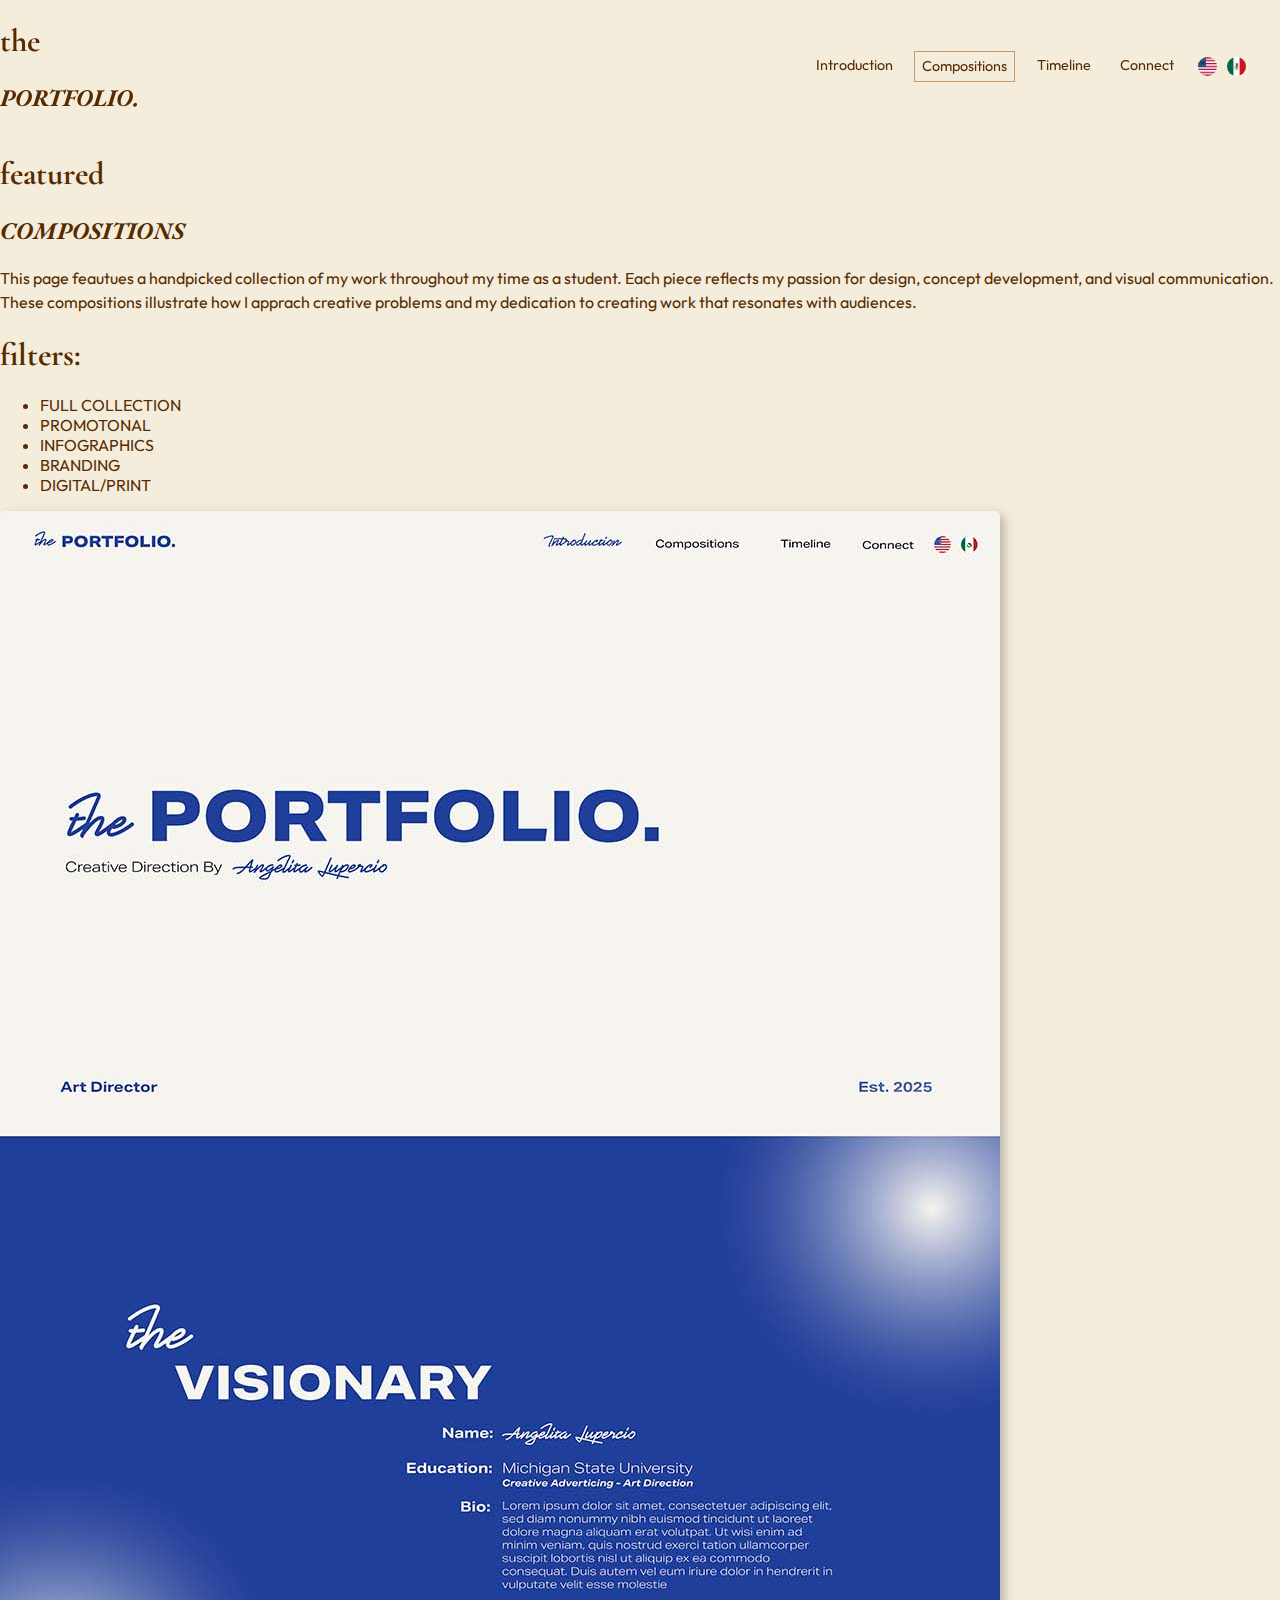
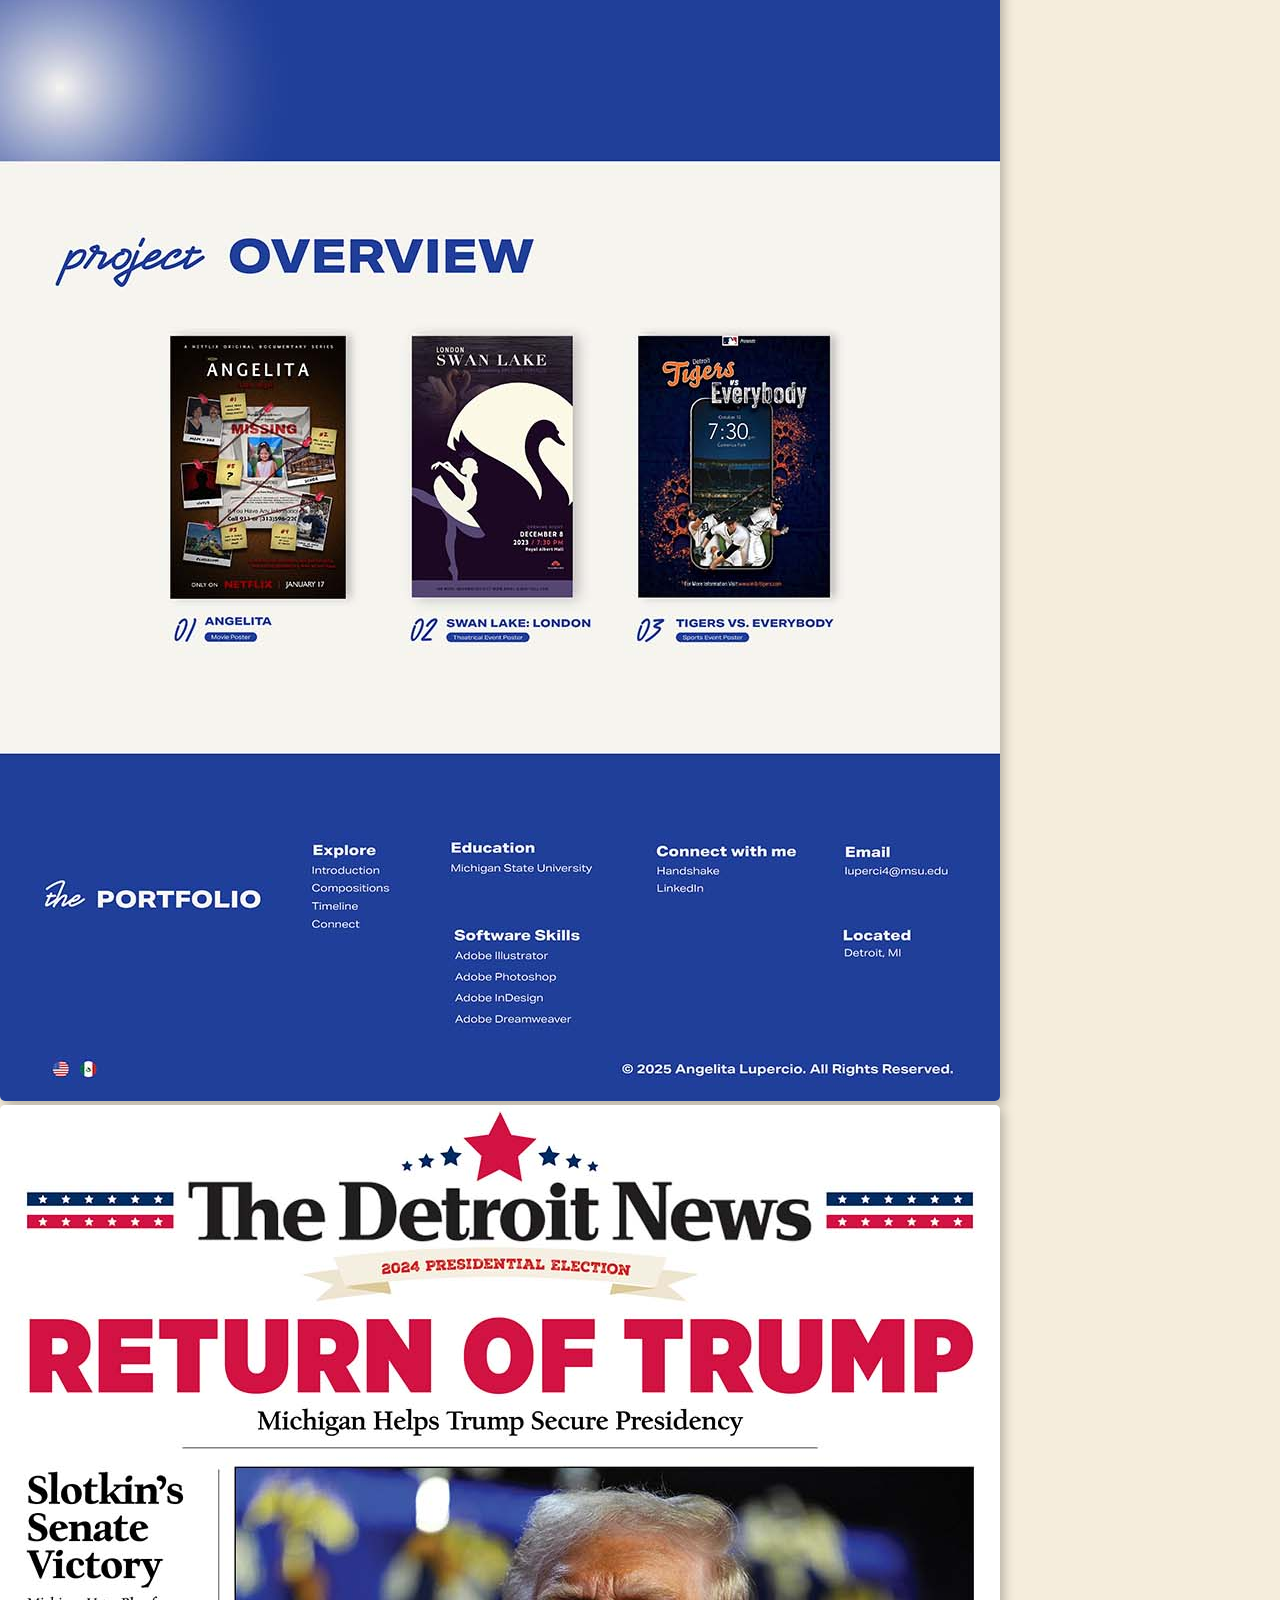
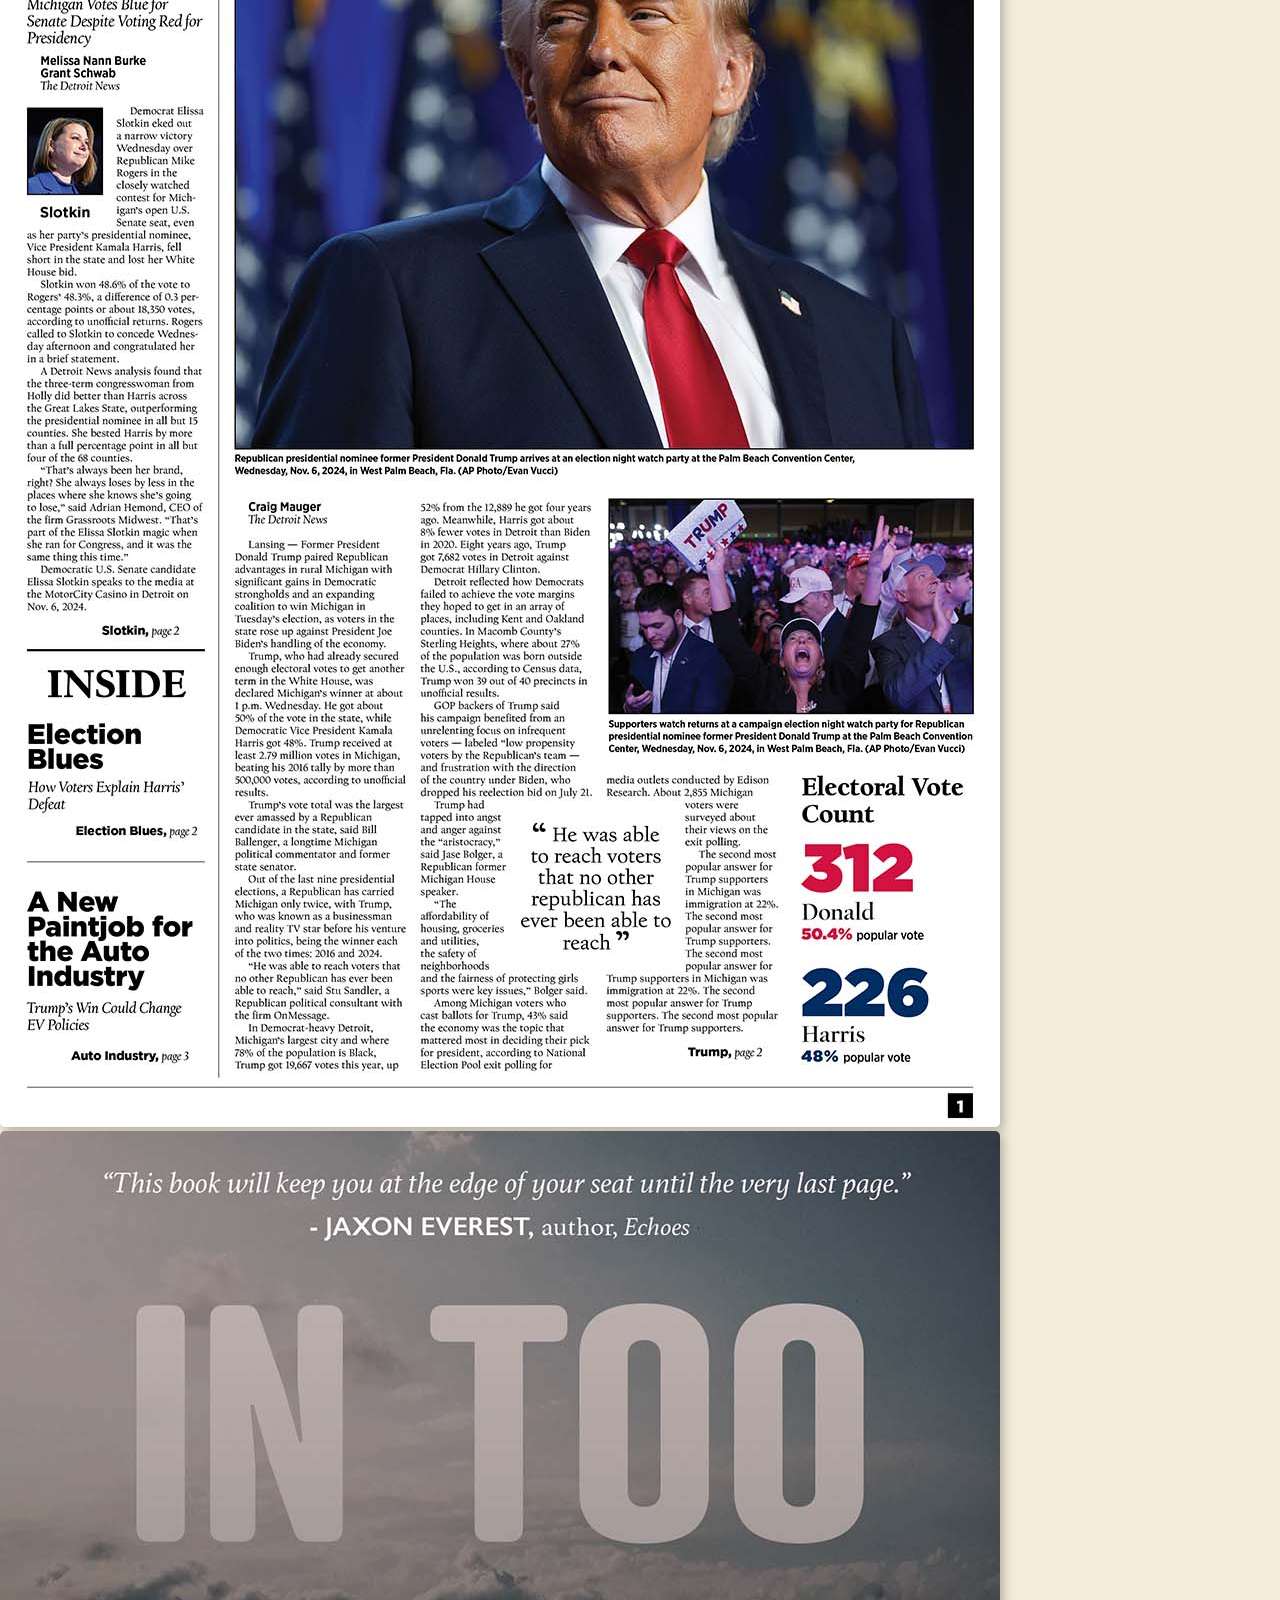
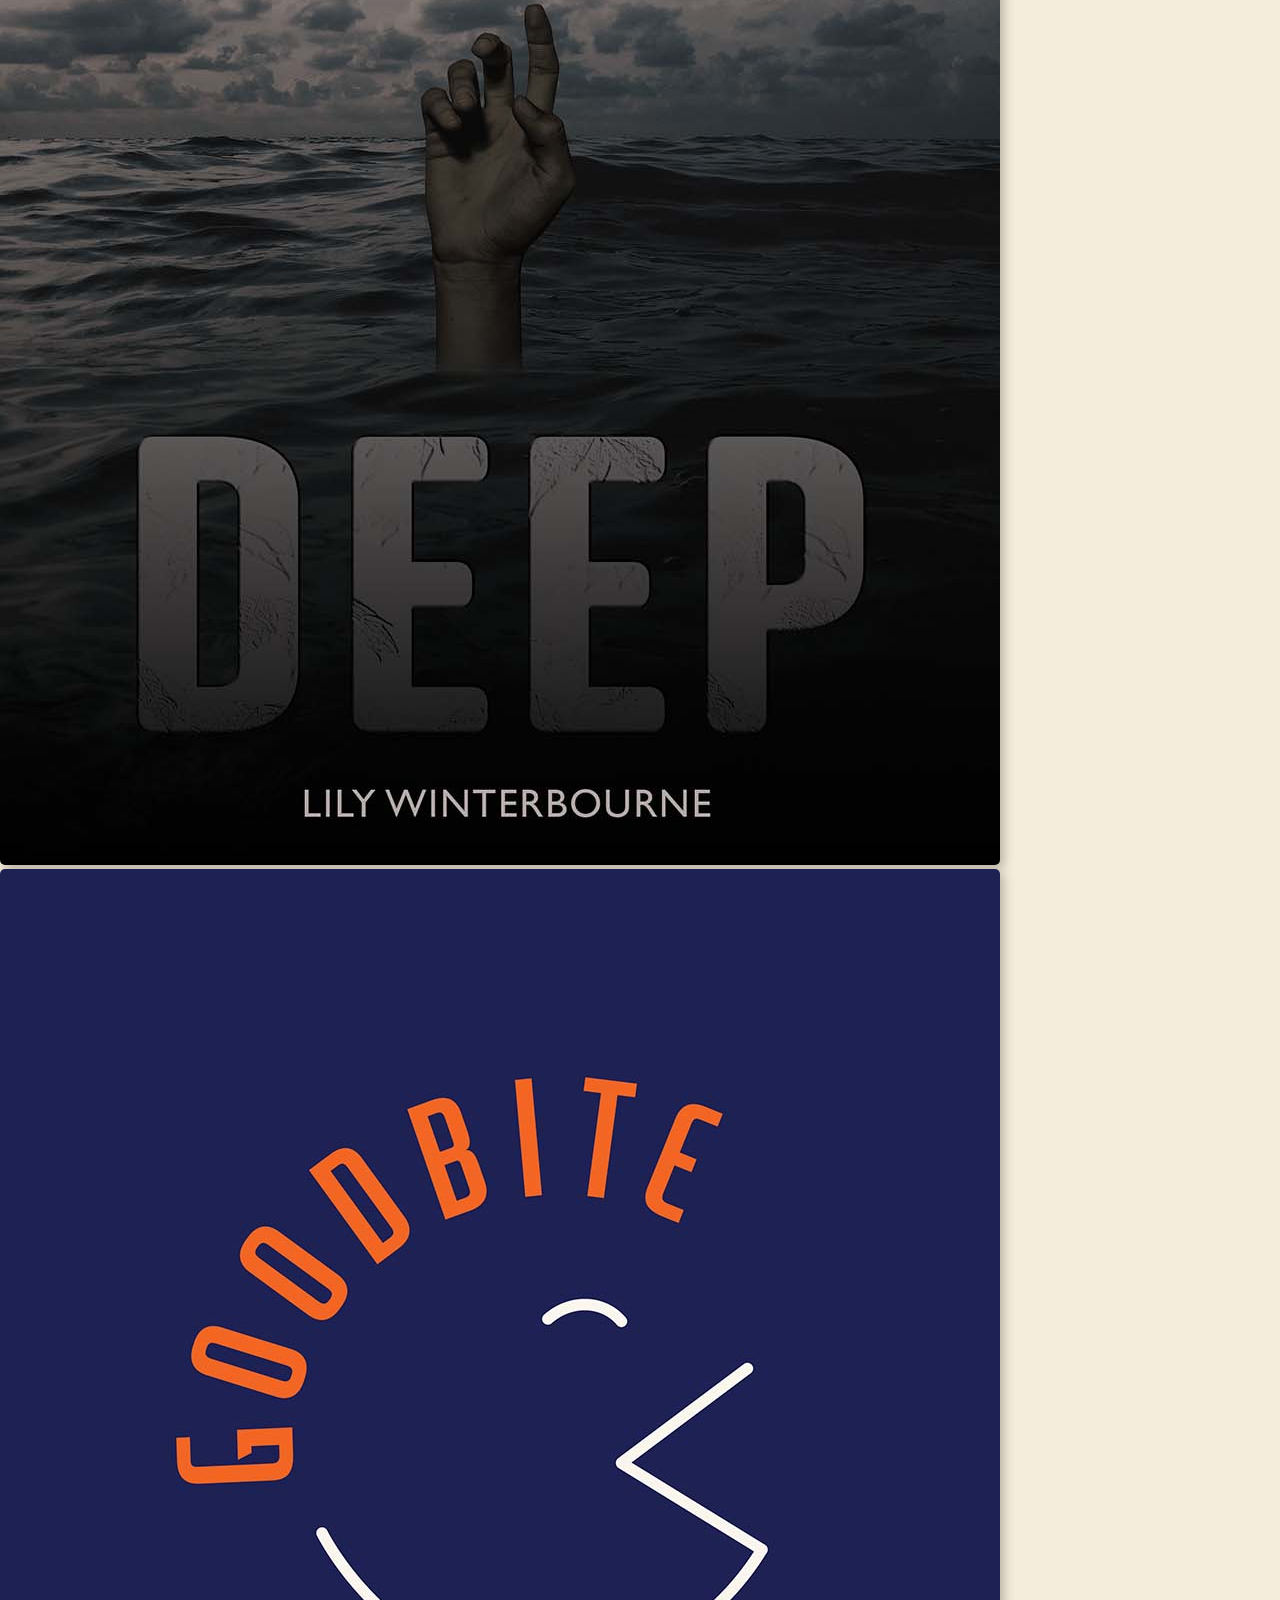
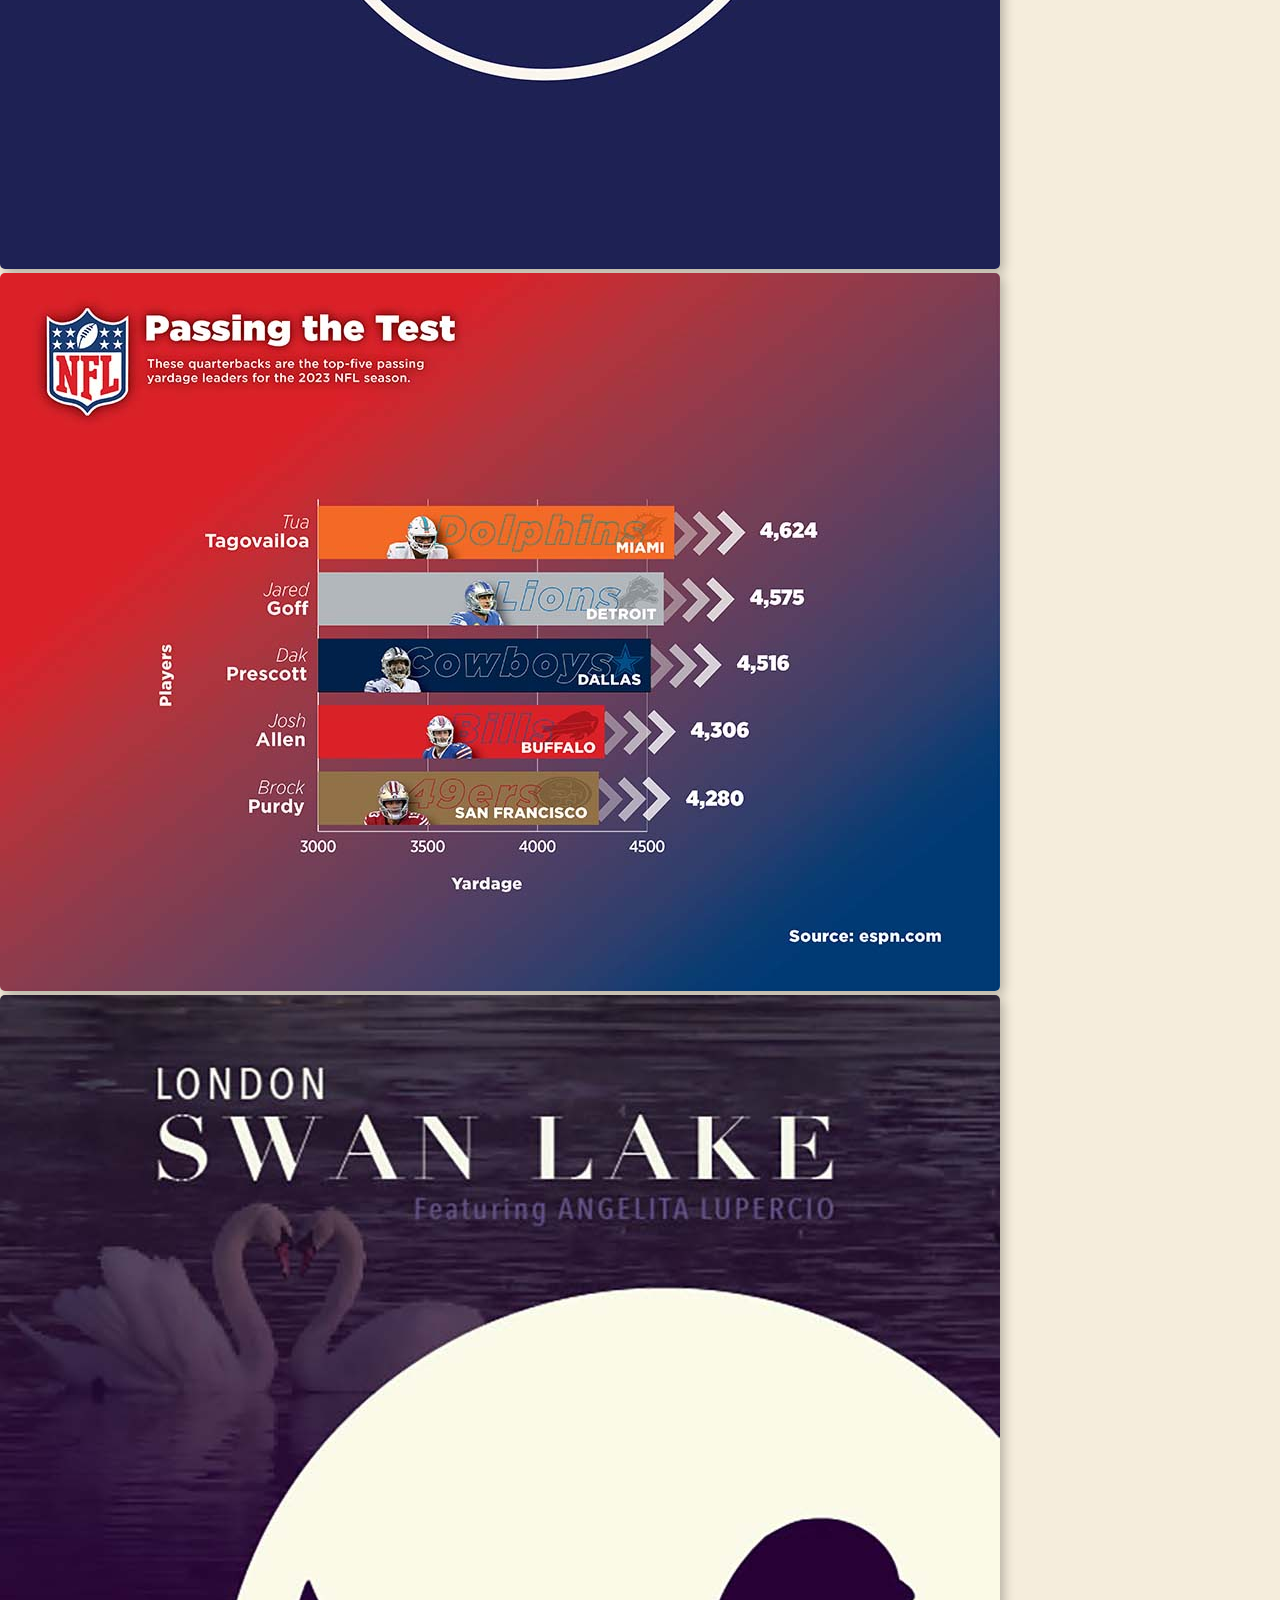
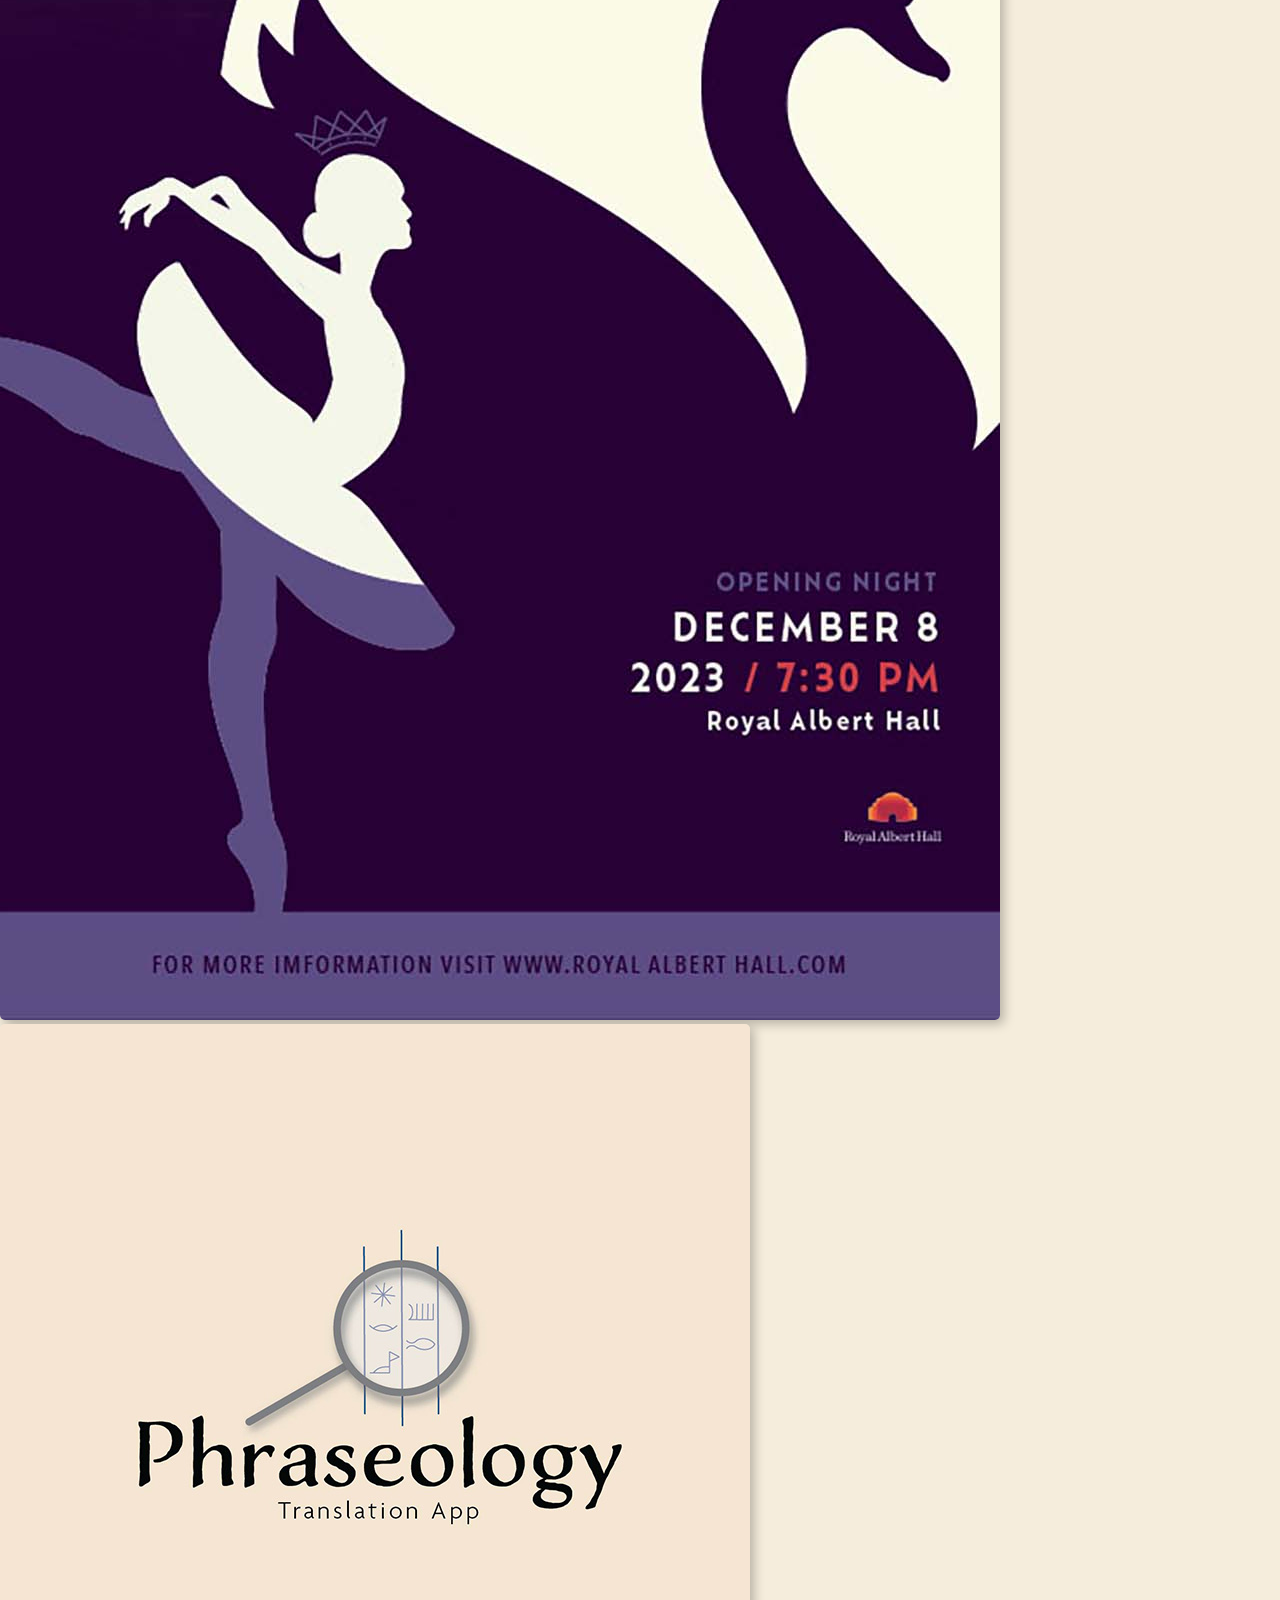
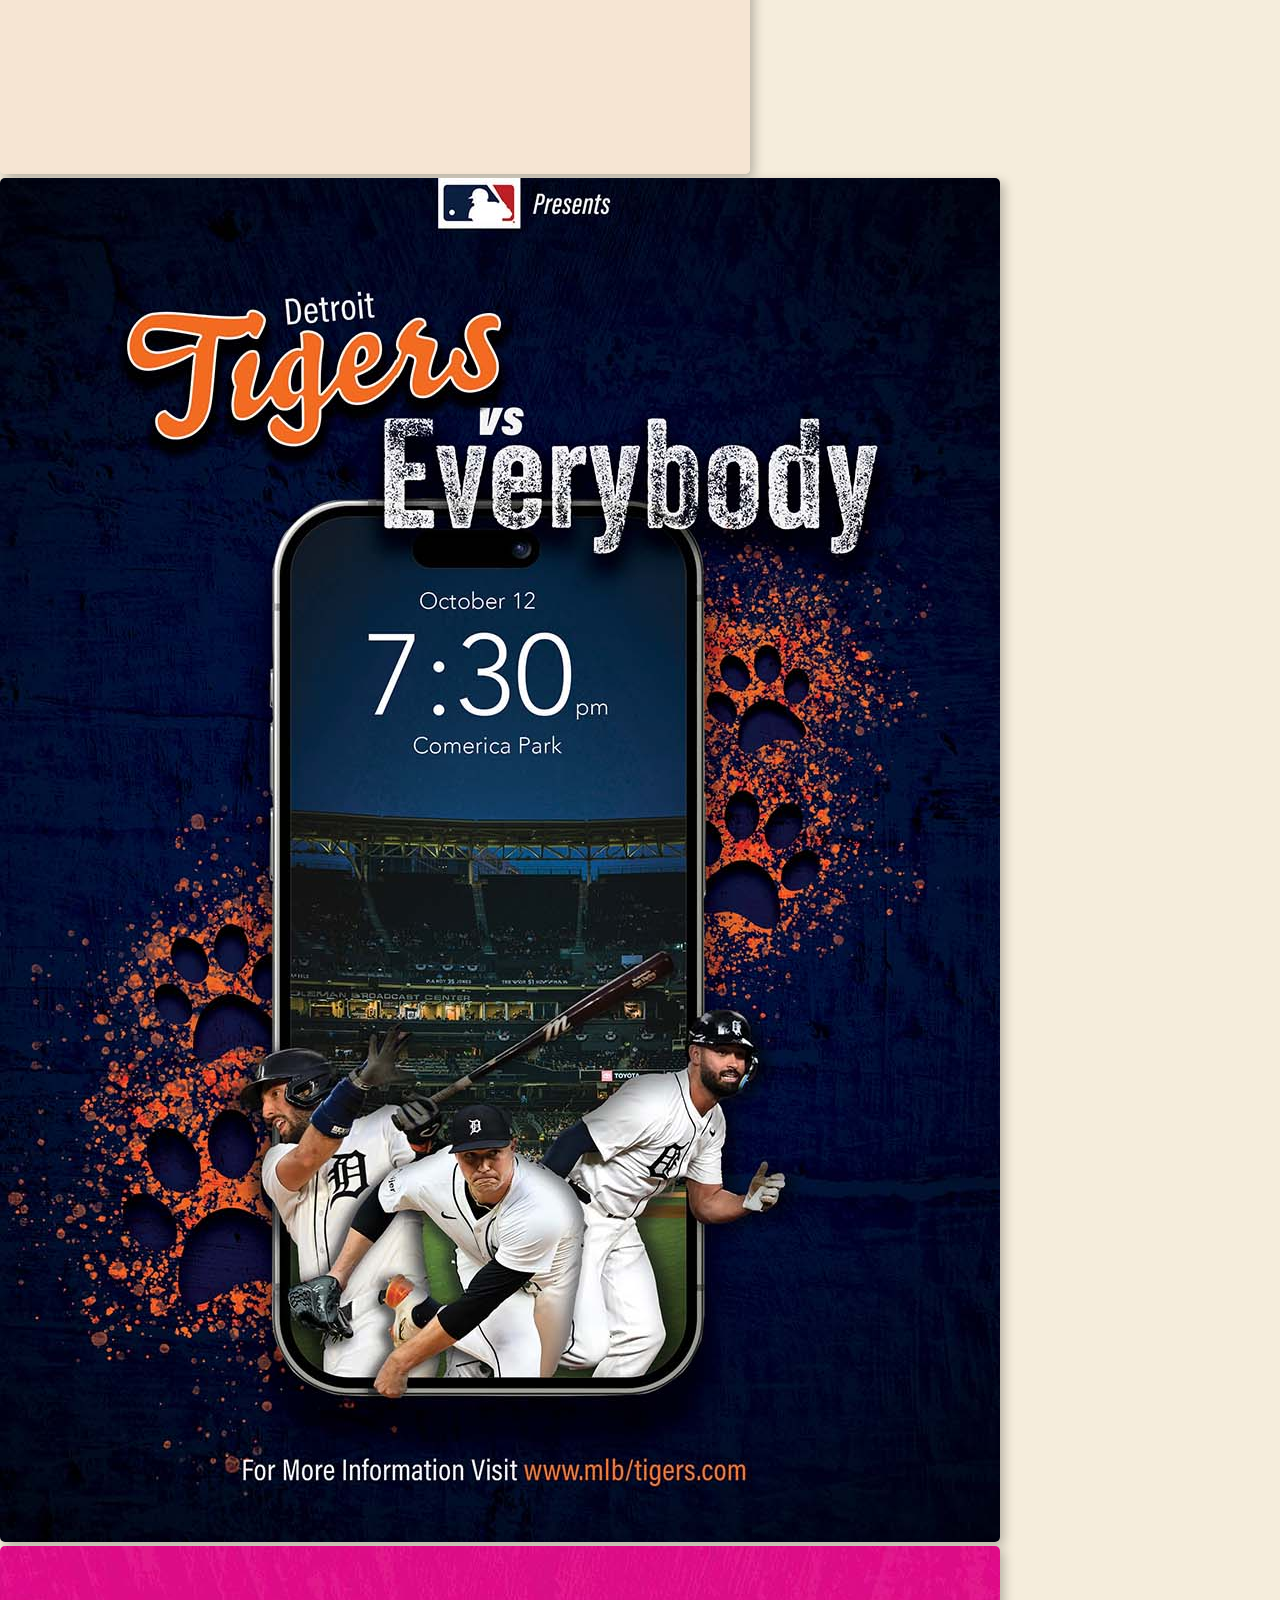
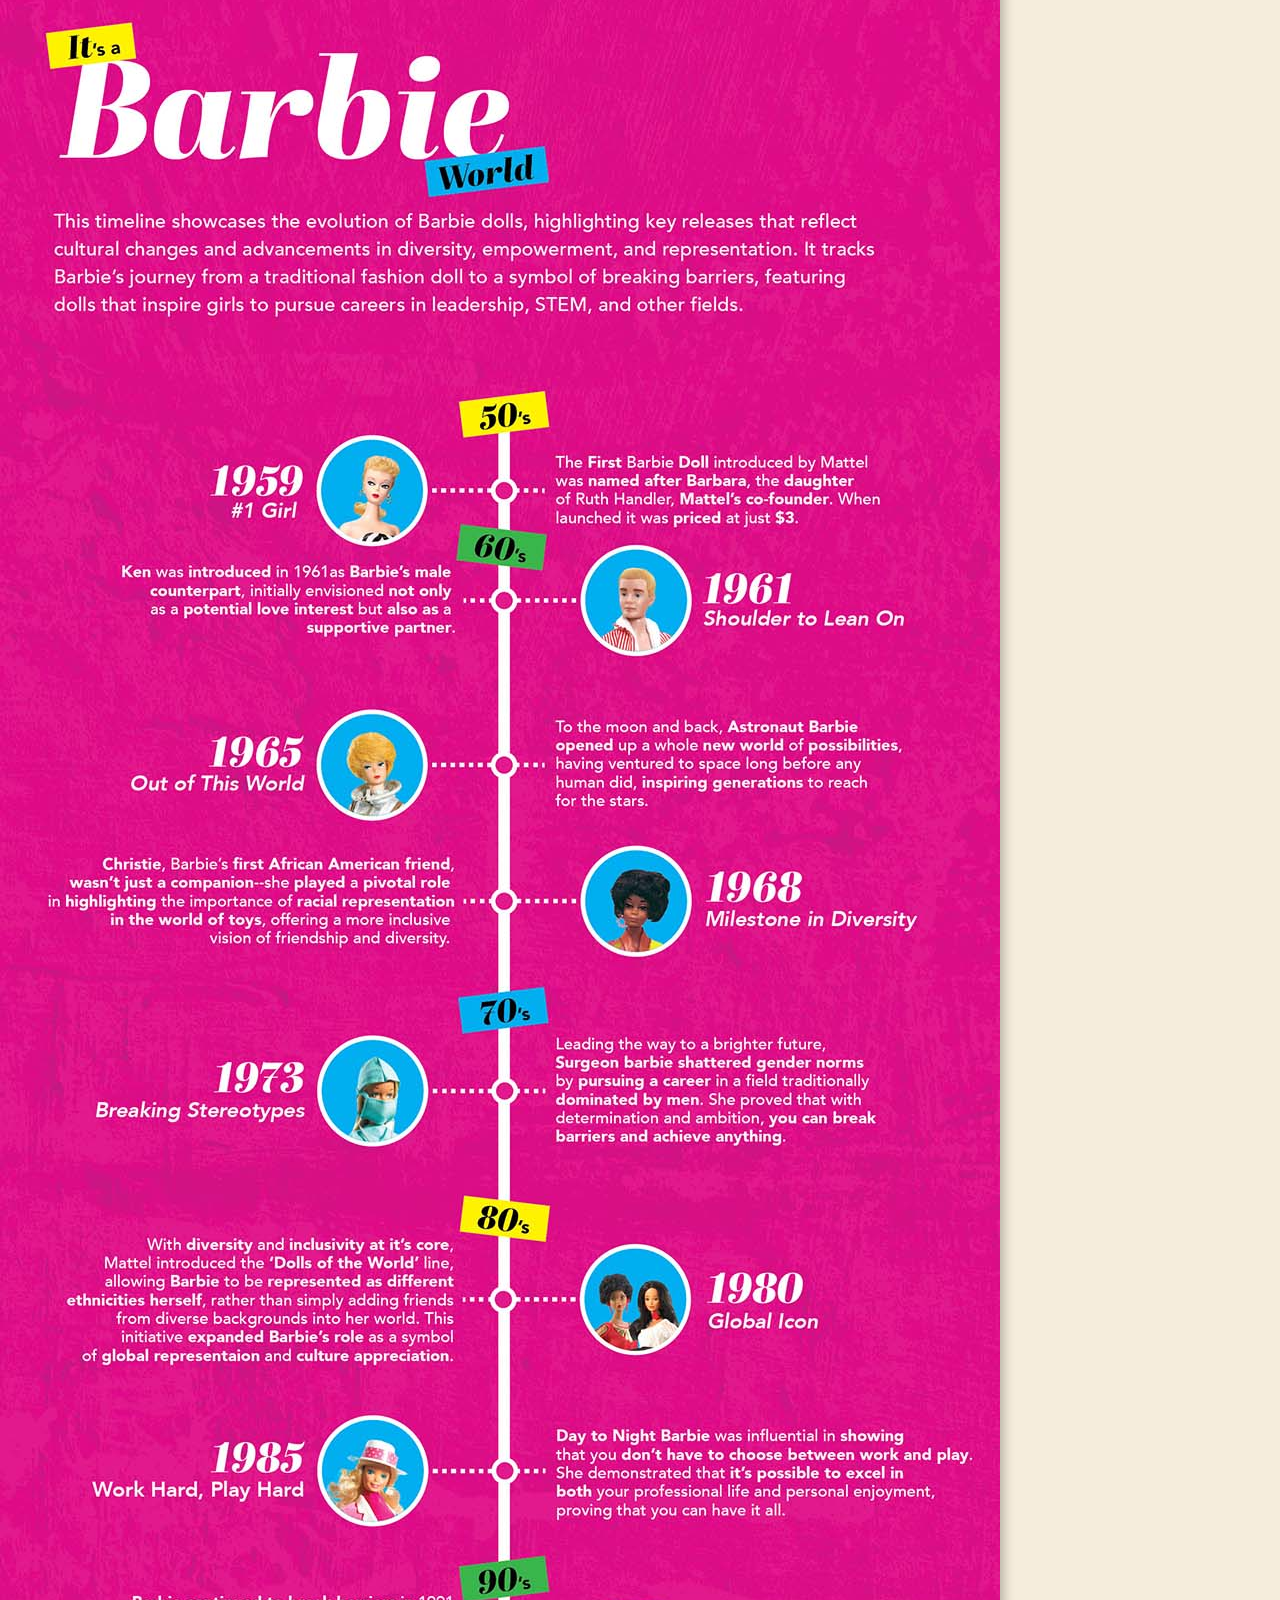
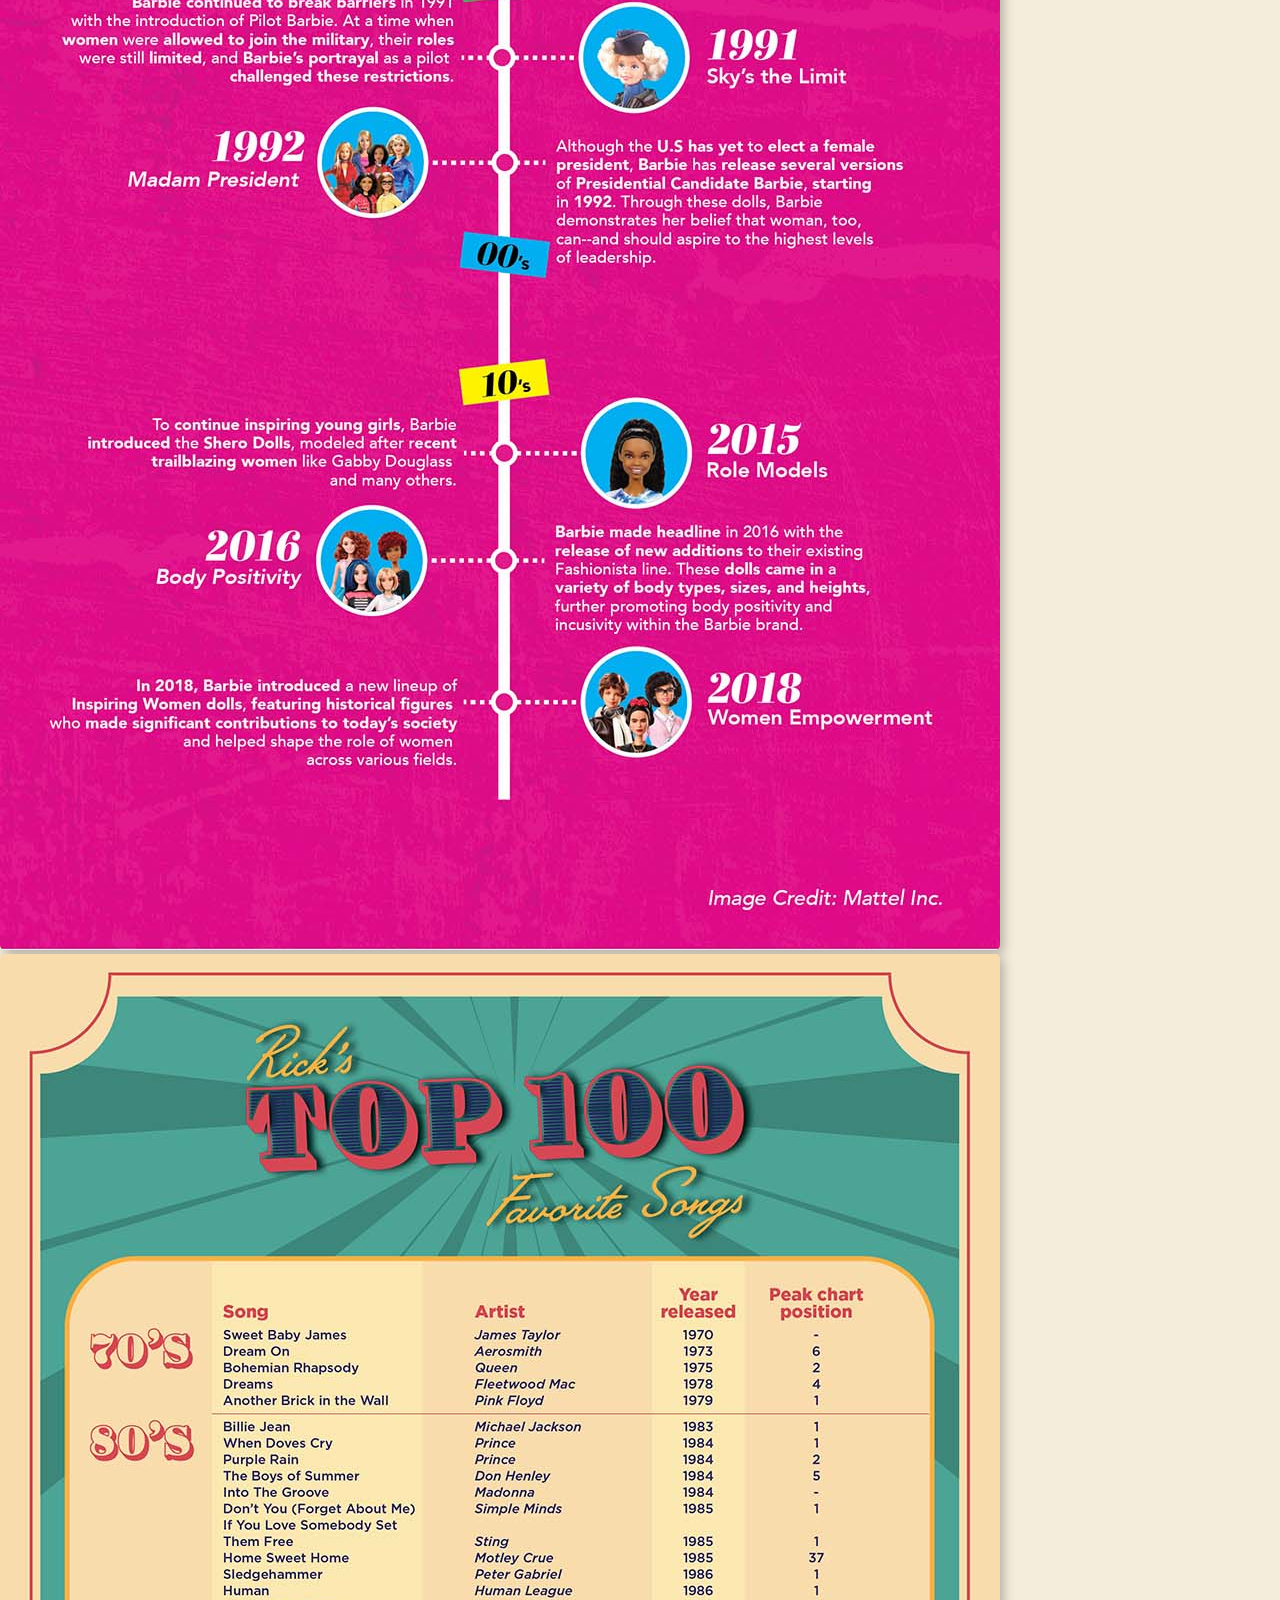
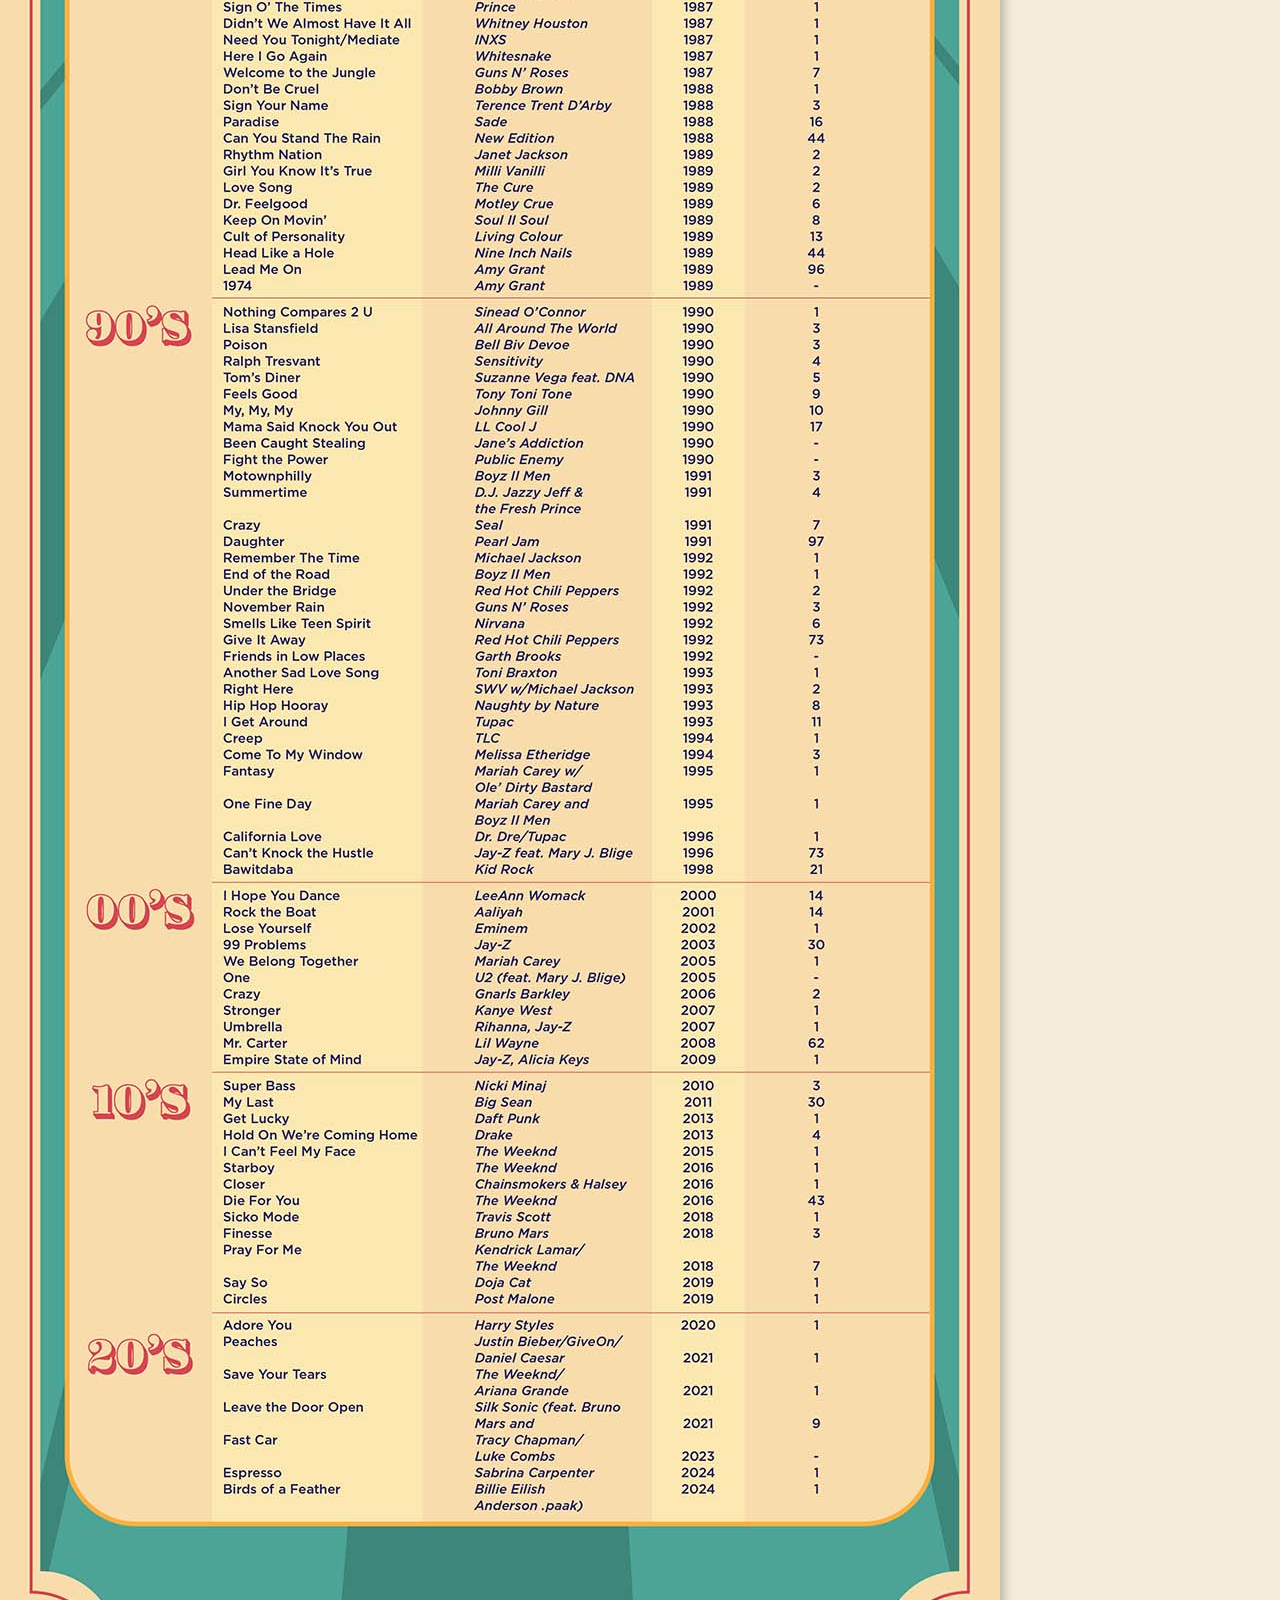
<file: compositions.html>
<!doctype html>
<html>
<head>
<meta charset="UTF-8">
<title>compositions</title>
	<link href="styles/styles.css" rel="stylesheet" type="text/css">
	
	<!-- Fonts-->
	<link rel="preconnect" href="https://fonts.googleapis.com">
	<link rel="preconnect" href="https://fonts.gstatic.com" crossorigin>
	<link href="https://fonts.googleapis.com/css2?family=Cormorant+Garamond:ital,wght@0,300;0,400;0,500;0,600;0,700;1,300;1,400;1,500;1,600;1,700&family=EB+Garamond:ital,wght@0,400..800;1,400..800&family=Mrs+Saint+Delafield&family=Oooh+Baby&family=Outfit:wght@100..900&family=Poppins:ital,wght@0,100;0,200;0,300;0,400;0,500;0,600;0,700;0,800;0,900;1,100;1,200;1,300;1,400;1,500;1,600;1,700;1,800;1,900&family=Special+Gothic+Expanded+One&display=swap" rel="stylesheet">
</head>

<body>
	<!-- header -->
	<header class="header-container">
		<section class="logo-container">
			<a href="index.html" class="logo-link">
			<h1 data-translate="the">the</h1>
			<h2 data-translate="portfolio">PORTFOLIO.</h2>
			</a>
		</section>
		
			<nav class="nav-container">
				<!-- Hamburger Button -->
        		<button class="menu-toggle" aria-label="Open menu">
           			 ☰
        		</button>
				
				<ul class="flex-nav">
					<li><a href="index.html" data-translate="introduction">Introduction</a></li>
					<li><a href="index.html" class="active" data-translate="compositions">compositions</a></li>
					<li><a href="timeline.html" data-translate="timeline">Timeline</a></li>
					<li><a href="inquiries.html" data-translate="connectnav">Connect</a></li>
				</ul>
				
				<section class="language-switcher">
					<img class="lang-btn active-lang" src="images/usa copy.png" alt="English" id="englishBtn" data-lang="en">
					<img class="lang-btn" src="images/mexico copy.webp" alt="Spanish" id="spanishBtn" data-lang="es">
				</section>
			</nav>
	</header>
	
	<section class="compositions-section">
		<div class="compositions-title-container">
			<h1 class="compositions-title" data-translate="featured">featured</h1>
			<h2 class="compositions-title" data-translate="featuredcompositions">COMPOSITIONS</h2>
		</div>
		
		<div class="compositions-sub-container">
			<p class="compositions-subtitle">This page feautues a handpicked collection of my work throughout my time as a student. Each piece reflects my passion for design, concept development, and visual communication. These compositions illustrate how I apprach creative problems and my dedication to creating work that resonates with audiences.</p>
		</div>
		
		<div class="nav-filter-container">
			<nav class="filters">
				<h1 class="filter-title">filters:</h1>
					<ul class="composition-filters">
					<li><a href="#" data-translate="fullCollection" class="filter-link active-filter" data-filter="all">FULL COLLECTION</a></li>
					<li><a href="#" data-translate="promotional" class="filter-link" data-filter="promotional" >PROMOTONAL</a></li>
					<li><a href="#" data-translate="infographics" class="filter-link" data-filter="infographics">INFOGRAPHICS</a></li>
					<li><a href="#" data-translate="branding" class="filter-link" data-filter="branding">BRANDING</a></li>
					<li><a href="#" data-translate="digitalPrint" class="filter-link" data-filter="digitalPrint">DIGITAL/PRINT</a></li>
				</ul>
			</nav>
		</div>
		
		<section class="composition-gallery">
			<button onClick="window.location.href='index.html'" class="image-button" data-category="digitalPrint">
				<img src="images/the portfolio.jpg"  class="button-image" alt="book cover">
			</button>
				
			<button onClick="window.location.href='index.html'" class="image-button" data-category="digitalPrint">
				<img src="images/frontpage newspaper.jpg" class="button-image" alt="book cover">
			</button>
			
			<button onClick="window.location.href='index.html'" class="image-button" data-category="digitalPrint">
				<img src="images/Book cover.jpg" class="button-image" alt="book cover">
			</button>
			
			<button onClick="window.location.href='index.html'" class="image-button" data-category="branding">
				<img src="images/GOODBITE logo.jpg"  class="button-image" alt="book cover">
			</button>
			
			<button onClick="window.location.href='index.html'" class="image-button" data-category="infographics">
				<img src="images/NFL bar chart.jpg" class="button-image" alt="book cover">
			</button>
			
			<button onClick="window.location.href='index.html'" class="image-button" data-category="promotional">
				<img src="images/swanlake poster.jpg"  class="button-image" alt="book cover">
			</button>
			
			<button onClick="window.location.href='index.html'" class="image-button" data-category="branding">
				<img src="images/Phraseology logo.jpg" class="button-image" alt="book cover">
			</button>
			
			<button onClick="window.location.href='index.html'" class="image-button" data-category="promotional">
				<img src="images/detroit tigers poster.jpg"  class="button-image" alt="book cover">
			</button>
			
			<button onClick="window.location.href='index.html'" class="image-button" data-category="infographics">
				<img src="images/Barbie timeline.jpg" class="button-image" alt="book cover">
			</button>
			
			<button onClick="window.location.href='index.html'" class="image-button" data-category="infographics">
				<img src="images/tab chart.jpg" class="button-image" alt="book cover">
			</button>
			
			<button onClick="window.location.href='index.html'" class="image-button" data-category="digitalPrint">
				<img src="images/pizza menu design.jpg"  class="button-image" alt="book cover">
			</button>
			
			<button onClick="window.location.href='index.html'" class="image-button" data-category="infographics">
				<img src="images/NYT Bar Chart.jpg"  class="button-image" alt="book cover">
			</button>
			
			<button onClick="window.location.href='index.html'" class="image-button" data-category="infographics">
				<img src="images/MSU pie chart.jpg"  class="button-image" alt="book cover">
			</button>
			
			<button onClick="window.location.href='index.html'" class="image-button" data-category="promotional">
				<img src="images/Angelita movie poster.jpg"  class="button-image" alt="book cover">
			</button>
			
			<button onClick="window.location.href='index.html'" class="image-button" data-category="infographics">
				<img src="images/March Madness bracket.jpg" class="button-image" alt="book cover">
			</button>
			
			<button onClick="window.location.href='index.html'" class="image-button" data-category="branding">
				<img src="images/Ignite logo.jpg"  class="button-image" alt="book cover">
			</button>
			
			<button onClick="window.location.href='index.html'" class="image-button" data-category="infographics">
				<img src="images/election charts.jpg"  class="button-image" alt="book cover">
			</button>
			
			<button onClick="window.location.href='index.html'" class="image-button" data-category="digitalPrint">
				<img src="images/looks that kill.jpg"  class="button-image" alt="book cover">
			</button>
			
			<button onClick="window.location.href='index.html'" class="image-button" data-category="digitalPrint">
				<img src="images/Graduation invite.jpg"  class="button-image" alt="book cover">
			</button>
		</section>
	</section>
	
	<footer>
		<section class="footerContainer">
			<section class="footer-logo-container">
			<h1 class="footer-logo" data-translate="the">the</h1>
			<h2 class="footer-logo" data-translate="portfolio">PORTFOLIO</h2>
			</section>
			
			<section class="navContainer">
				<h2 class="footerTitles" data-translate="explore">Explore</h2>
				<nav>
				<ul class="footerNav">
					<li><a href="index.html" data-translate="introduction">Introduction</a></li>
					<li><a href="compositions.html" data-translate="compositions">Compositions</a></li>
					<li><a href="timeline.html" data-translate="timeline">Timeline</a></li>
					<li><a href="inquiries.html" data-translate="inquiries" >Inquiries</a></li>
				</ul>
			</nav>
			</section>
			
			<section class="socialsContainer">
				<h2 data-translate="educationfooter" class="footerTitles">Education</h2>
				<p class="footerInfo2">Michigan State University</p>
				<h2 data-translate="softwareskills" class="footerTitles">Software Skills</h2>
				<p class="footerInfo">Adobe Illustrator</p>
				<p class="footerInfo">Adobe Photoshop</p>
				<p class="footerInfo">Adobe InDesign</p>
				<p class="footerInfo">Adobe DreamWeaver</p>
			</section>
			
			<section class="socialsContainer">
				<h2 data-translate="connect" class="footerTitles">Connect with Me</h2>
				<nav>
				<ul class="footerNav">
					<li><a href="https://msu.joinhandshake.com/profiles/7pwasw" target="_blank">Handshake</a></li>
					<li><a href="https://www.linkedin.com/in/angelita-lupercio-558611361/" target="_blank">LinkedIn</a></li>
				</ul>
			</nav>
			</section>
			
			<section class="footerPersonal">
				<h2 data-translate="email" class="footerTitles">Email</h2>
				<p class="footerInfo2"><a href="mailto:luperci4@msu.edu">luperci4@msu.edu</a></p>
				<h2 data-translate="located" class="footerTitles">Located</h2>
				<p class="footerInfo">Detroit, MI</p>
			</section>
		</section>
		
		<section class="copyrightContainer">
			<section class="language-switcher">
				<img src="images/usa copy.png" alt="English" id="english-Btn" class="lang-btn" data-lang="en">
				<img src="images/mexico copy.webp" alt="Español" id="spanish-Btn" class="lang-btn" data-lang="es">
			</section>
			<h2 data-translate="copyright" class="copyright">© 2025 Angelita Lupercio. All Rights Reserved.</h2>
		</section>
	</footer>

	
	<script src="extra.js"></script>
</body>
</html>
</file>
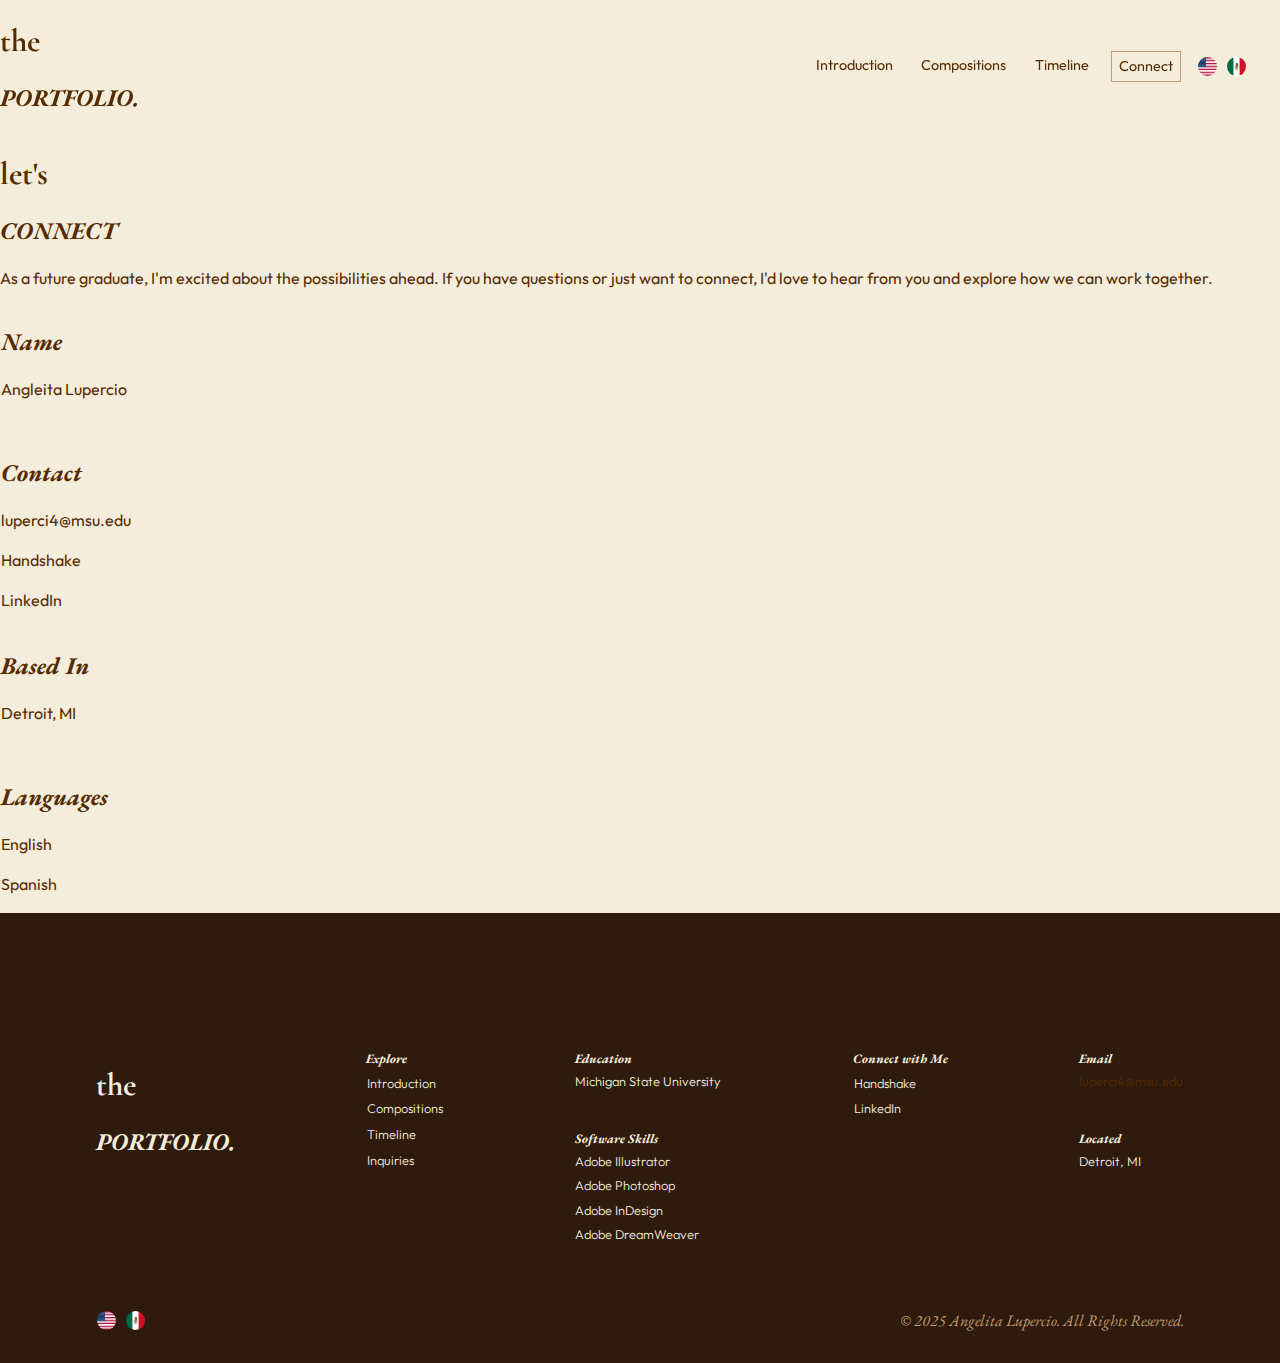
<file: inquiries.html>
<!doctype html>
<html>
<head>
<meta charset="UTF-8">
<title>inquiries</title>
	<link href="styles/styles.css" rel="stylesheet" type="text/css">
	
	<!-- Fonts-->
	<link rel="preconnect" href="https://fonts.googleapis.com">
	<link rel="preconnect" href="https://fonts.gstatic.com" crossorigin>
	<link href="https://fonts.googleapis.com/css2?family=Cormorant+Garamond:ital,wght@0,300;0,400;0,500;0,600;0,700;1,300;1,400;1,500;1,600;1,700&family=EB+Garamond:ital,wght@0,400..800;1,400..800&family=Mrs+Saint+Delafield&family=Oooh+Baby&family=Outfit:wght@100..900&family=Poppins:ital,wght@0,100;0,200;0,300;0,400;0,500;0,600;0,700;0,800;0,900;1,100;1,200;1,300;1,400;1,500;1,600;1,700;1,800;1,900&family=Special+Gothic+Expanded+One&display=swap" rel="stylesheet">
</head>

<body>
	<!-- header -->
	<header class="header-container">
		<section class="logo-container">
			<a href="index.html" class="logo-link">
			<h1 data-translate="the">the</h1>
			<h2 data-translate="portfolio">PORTFOLIO.</h2>
			</a>
		</section>
		
			<nav class="nav-container">
				<!-- Hamburger Button -->
        		<button class="menu-toggle" aria-label="Open menu">
           			 ☰
        		</button>
				
				<ul class="flex-nav">
					<li><a href="index.html" data-translate="introduction">Introduction</a></li>
					<li><a href="compositions.html" data-translate="compositions">compositions</a></li>
					<li><a href="timeline.html" data-translate="timeline">Timeline</a></li>
					<li><a href="index.html" class="active" data-translate="connectnav">Connect</a></li>
				</ul>
				
				<section class="language-switcher">
					<img class="lang-btn active-lang" src="images/usa copy.png" alt="English" id="englishBtn" data-lang="en">
					<img class="lang-btn" src="images/mexico copy.webp" alt="Spanish" id="spanishBtn" data-lang="es">
				</section>
			</nav>
	</header>
	
	<section class="connect-section">
		<section class="center-container">
			<div class="connect-title-container">
				<h1 class="connect-title">let's</h1>
				<h2 class="connect-title">CONNECT</h2>
			</div>
			
			<section class="contact-info-container">
				<section class="connect-subtitle-container">
					<p class="connect-subtitle">As a future graduate, I'm excited about the possibilities ahead. If you have questions or just want to connect, I'd love to hear from you and explore how we can work together. </p>
				</section>
				
				<section class="connect-container">
					<section class="column">
						<div class="info">
							<h2 class="connect-info-title">Name</h2>
							<p class="connect-info">Angleita Lupercio</p>
						</div>
						
						<div class="info">
							<h2 class="connect-info-title">Contact</h2>
							<p class="connect-info"><a href="mailto:luperci4@msu.edu">luperci4@msu.edu</a></p>
							<p class="connect-info"><a href="https://msu.joinhandshake.com/profiles/7pwasw" target="_blank">Handshake</a></p>
							<p class="connect-info"><a href="https://www.linkedin.com/in/angelita-lupercio-558611361/" target="_blank">LinkedIn</a></p>
						</div>
					</section>
					
					<section class="column">
						<div class="info">
							<h2 class="connect-info-title">Based In</h2>
							<p class="connect-info">Detroit, MI</p>
						</div>
						
						<div class="info">
							<h2 class="connect-info-title">Languages</h2>
							<p class="connect-info">English</p>
							<p class="connect-info">Spanish</p>
						</div>
					</section>
				</section>
			</section>
		</section>
	</section>
	
	<footer>
		<section class="footerContainer">
			<section class="footer-logo-container">
			<h1 class="footer-logo" data-translate="the">the</h1>
			<h2 class="footer-logo" data-translate="portfolio">PORTFOLIO</h2>
			</section>
			
			<section class="navContainer">
				<h2 class="footerTitles" data-translate="explore">Explore</h2>
				<nav>
				<ul class="footerNav">
					<li><a href="index.html" data-translate="introduction">Introduction</a></li>
					<li><a href="compositions.html" data-translate="compositions">Compositions</a></li>
					<li><a href="timeline.html" data-translate="timeline">Timeline</a></li>
					<li><a href="inquiries.html" data-translate="inquiries" >Inquiries</a></li>
				</ul>
			</nav>
			</section>
			
			<section class="socialsContainer">
				<h2 data-translate="educationfooter" class="footerTitles">Education</h2>
				<p class="footerInfo2">Michigan State University</p>
				<h2 data-translate="softwareskills" class="footerTitles">Software Skills</h2>
				<p class="footerInfo">Adobe Illustrator</p>
				<p class="footerInfo">Adobe Photoshop</p>
				<p class="footerInfo">Adobe InDesign</p>
				<p class="footerInfo">Adobe DreamWeaver</p>
			</section>
			
			<section class="socialsContainer">
				<h2 data-translate="connect" class="footerTitles">Connect with Me</h2>
				<nav>
				<ul class="footerNav">
					<li><a href="https://msu.joinhandshake.com/profiles/7pwasw" target="_blank">Handshake</a></li>
					<li><a href="https://www.linkedin.com/in/angelita-lupercio-558611361/" target="_blank">LinkedIn</a></li>
				</ul>
			</nav>
			</section>
			
			<section class="footerPersonal">
				<h2 data-translate="email" class="footerTitles">Email</h2>
				<p class="footerInfo2"><a href="mailto:luperci@msu.edu">luperci4@msu.edu</a></p>
				<h2 data-translate="located" class="footerTitles">Located</h2>
				<p class="footerInfo">Detroit, MI</p>
			</section>
		</section>
		
		<section class="copyrightContainer">
			<section class="language-switcher">
				<img src="images/usa copy.png" alt="English" id="english-Btn" class="lang-btn" data-lang="en">
				<img src="images/mexico copy.webp" alt="Español" id="spanish-Btn" class="lang-btn" data-lang="es">
			</section>
			<h2 data-translate="copyright" class="copyright">© 2025 Angelita Lupercio. All Rights Reserved.</h2>
		</section>
	</footer>
	
	<script src="extra.js"></script>
</body>
</html>
</file>
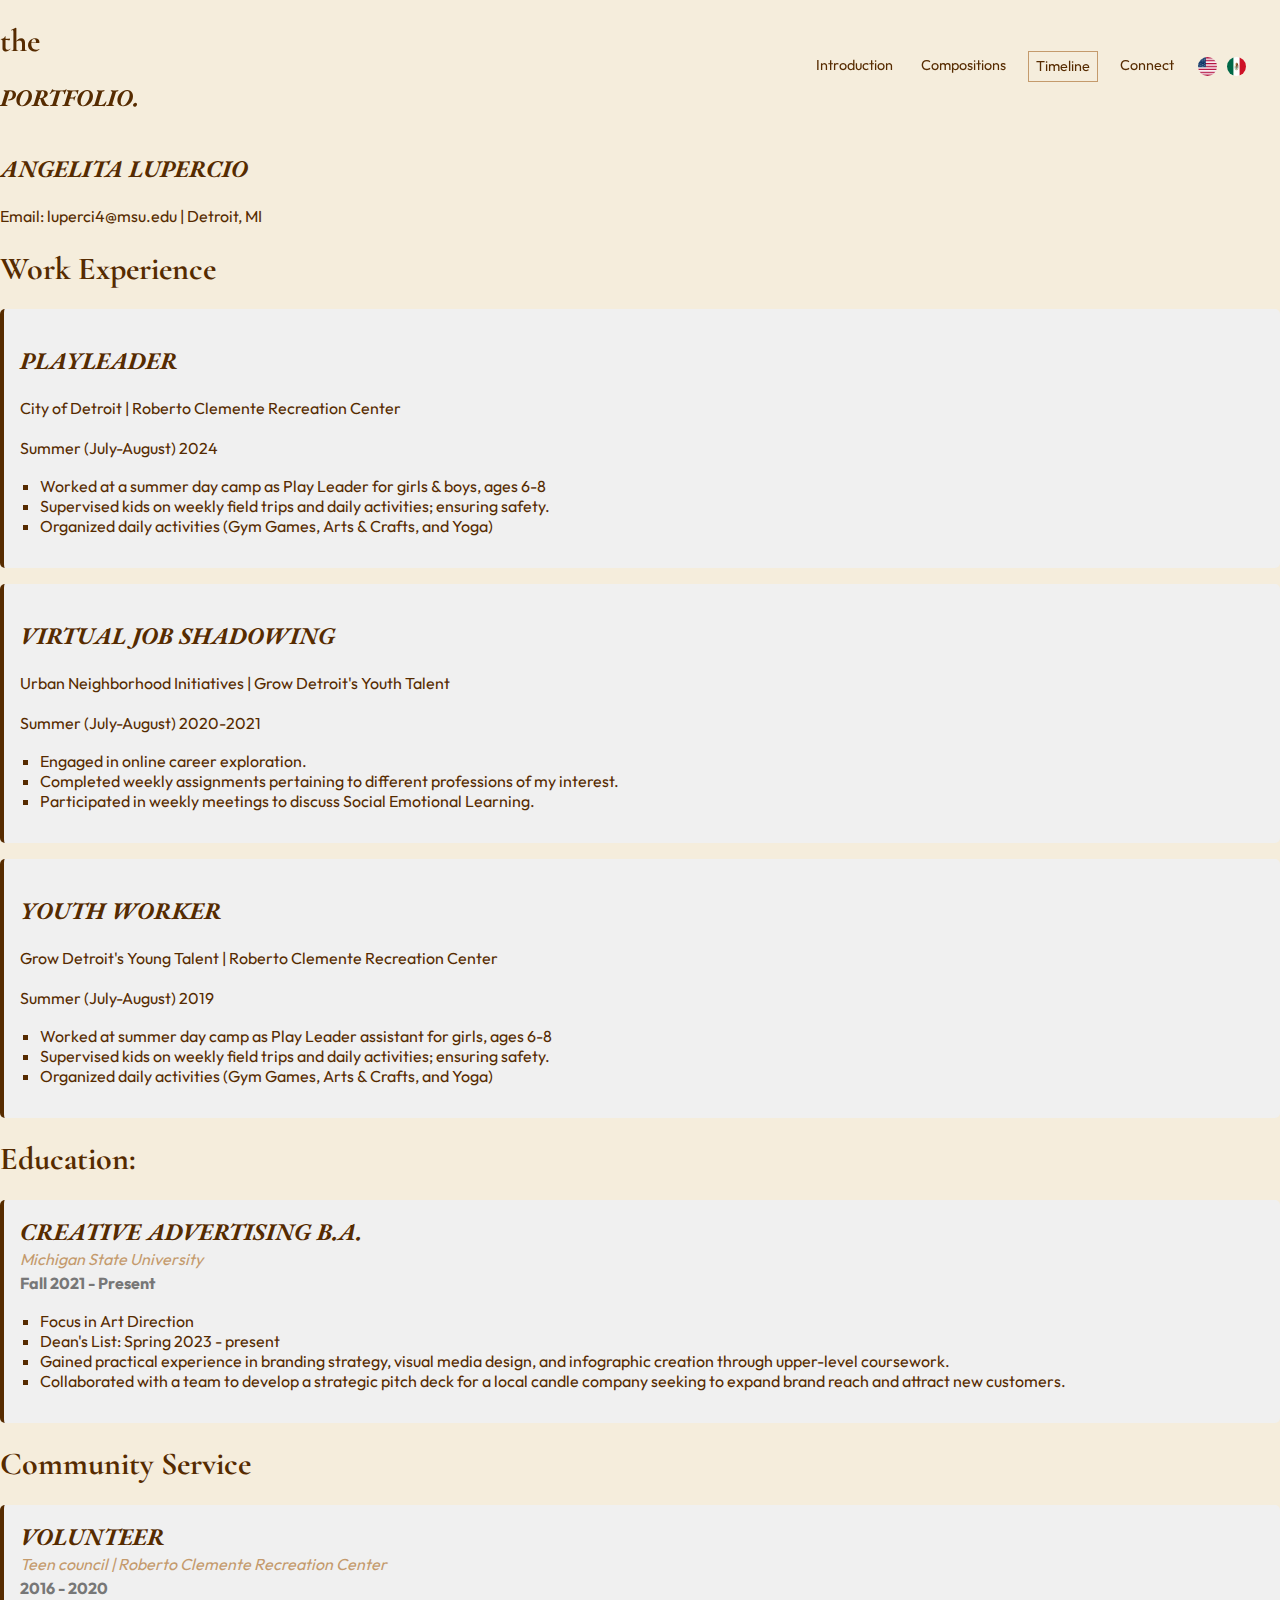
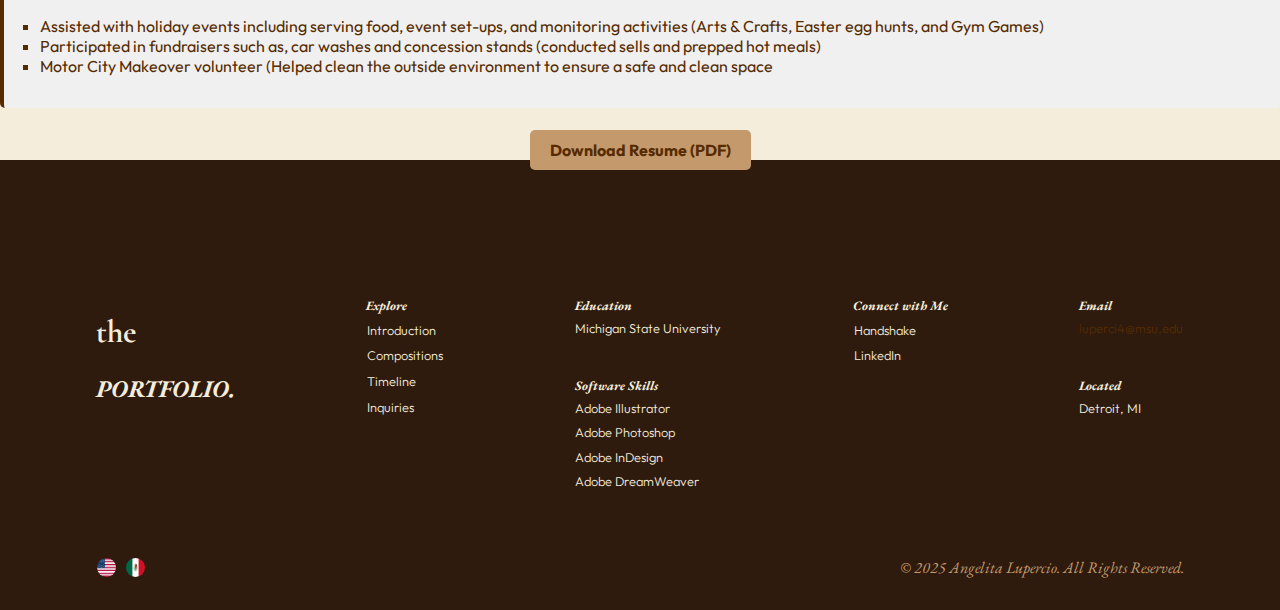
<file: timeline.html>
<!doctype html>
<html>
<head>
<meta charset="UTF-8">
<title>timline</title>
	<link href="styles/styles.css" rel="stylesheet" type="text/css">
	
	<!-- Fonts-->
	<link rel="preconnect" href="https://fonts.googleapis.com">
	<link rel="preconnect" href="https://fonts.gstatic.com" crossorigin>
	<link href="https://fonts.googleapis.com/css2?family=Cormorant+Garamond:ital,wght@0,300;0,400;0,500;0,600;0,700;1,300;1,400;1,500;1,600;1,700&family=EB+Garamond:ital,wght@0,400..800;1,400..800&family=Mrs+Saint+Delafield&family=Oooh+Baby&family=Outfit:wght@100..900&family=Poppins:ital,wght@0,100;0,200;0,300;0,400;0,500;0,600;0,700;0,800;0,900;1,100;1,200;1,300;1,400;1,500;1,600;1,700;1,800;1,900&family=Special+Gothic+Expanded+One&display=swap" rel="stylesheet">
</head>

<body>
	<!-- header -->
	<header class="header-container">
		<section class="logo-container">
			<a href="index.html" class="logo-link">
			<h1 data-translate="the">the</h1>
			<h2 data-translate="portfolio">PORTFOLIO.</h2>
			</a>
		</section>
		
			<nav class="nav-container">
				<!-- Hamburger Button -->
        		<button class="menu-toggle" aria-label="Open menu">
           			 ☰
        		</button>
				
				<ul class="flex-nav">
					<li><a href="index.html" data-translate="introduction">Introduction</a></li>
					<li><a href="compositions.html" data-translate="compositions">compositions</a></li>
					<li><a href="index.html" class="active" data-translate="timeline">Timeline</a></li>
					<li><a href="inquiries.html" data-translate="connectnav">Connect</a></li>
				</ul>
				
				<section class="language-switcher">
					<img class="lang-btn active-lang" src="images/usa copy.png" alt="English" id="englishBtn" data-lang="en">
					<img class="lang-btn" src="images/mexico copy.webp" alt="Spanish" id="spanishBtn" data-lang="es">
				</section>
			</nav>
	</header>
	
	<section class="timeline-section">
		<section class="timeline-backround">
			<div class="personal-info">
				<h2 id="timeline-name">ANGELITA LUPERCIO</h2>
				<p class="contact-info"><span class="email-emphasize" data-translate="contactemail">Email:</span> <a href="mailto:luperci4@msu.edu">luperci4@msu.edu</a> | Detroit, MI</p>
			</div>
			
			<section class="experience">
				<h1 class="timeline-section-titles" data-translate="workexperience">Work Experience</h1>
				
				<div class="job">
					<h2 class="job-title" data-translate="playleader">PLAY LEADER</h2>
					<p class="job-company">City of Detroit | Roberto Clemente Recreation Center</p>
					<p class="job-date" data-translate="summer24">Summer (July-August) 2024</p>
					<ul class="job-details">
						<li data-translate="girlsboys">Worked at summer day camp as Play Leader for girls & boys, ages 6-8</li>
						<li data-translate="supervised">Supervised kids on weekly field trips and daily activities; ensuring safety</li>
						<li data-translate="organized">Organized daily activites (Gym Games, Arts & Crafts, and Yoga)</li>
					</ul>
				</div>
				
				<div class="job">
					<h2 class="job-title" data-translate="virtualjob">VIRTUAL JOB SHADOWING</h2>
					<p class="job-company">Urban Neighborhood Initiatives | Grow Detroit's Youth Talent</p>
					<p class="job-date" data-translate="summer21">Summer (July-August) 2020-2021</p>
					<ul class="job-details">
						<li data-translate="careerexploration">Engaged in online career exploration.</li>
						<li data-translate="interestprofessions">Completed weekly assignments pertaining to different professions of my interest.</li>
						<li data-translate="sle">Participated in weekly meetings to discuss Social Emotional Learning.</li>
					</ul>
				</div>
				
				<div class="job">
					<h2 class="job-title" data-translate="youthworker">YOUTH WORKER</h2>
					<p class="job-company">Grow Detroit's Young Talent | Roberto Clemente Recreation Center</p>
					<p class="job-date" data-translate="summer19">Summer (July-August) 2019</p>
					<ul class="job-details">
						<li data-translate="asistant">Worked at summer day camp as Play Leader assistant for girls, ages 6-8</li>
						<li data-translate="supervised">Supervised kids on weekly field trips and daily activities; ensuring safety</li>
						<li data-translate="organized">Organized daily activites (Gym Games, Arts & Crafts, and Yoga)</li>
					</ul>
				</div>
			</section>
			
			<section class="education">
				<h1 class="timeline-section-titles" data-translate="educationtitle">Education</h1>
				
				<div class="edu">
					<h2 class="edu-title" data-translate="bachelors">CREATIVE ADVERTISING B.A.</h2>
					<p class="edu-school">Michigan State University</p>
					<p class="edu-date" data-translate="fall21">Fall 2021 - Present</p>
					<ul class="edu-details">
						<li data-translate="focus">Focus in Art Direction</li>
						<li data-translate="deanslist">Deans list: Spring 2023 - Present</li>
						<li data-translate="gained">Gained practical experience in branding strategy, visual media design, and infographic creation through upper-level coursework.</li>
						<li data-translate="pitchdeck">Collaborated with a team to develop a strategic pitch deck for a local candle company seeking to expand brand reach and attract new customers.</li>
					</ul>
				</div>
			</section>
			
			<section class="community-service">
				<h1 class="timeline-section-titles" data-translate="communityservice">Community Service</h1>
				
				<div class="service">
					<h2 class="service-title" data-translate="volunteer">VOLUNTEER</h2>
					<p class="service-org">Teen council | Roberto Clemente Recreation Center</p>
					<p class="service-date">2016 - 2020</p>
					<ul class="service-details">
						<li data-translate="holidayevents">Assisted with holiday events including serving food, event set-ups, and monitoring activities (Arts & Crafts, Easter egg hunts, and Gym Games)</li>
						<li data-translate="fundraisers">Participated in fundraisers such as, car washes and concession stands (conducted sells and prepped hot meals)</li>
						<li data-translate="motorcity">Motor City Makeover volunteer (Helped clean the outside environment to ensure a safe and clean space</li>
					</ul>
				</div>
			</section>
			
			<section class="resume-download">
				<a href="../Work/Angelita Lupercio.pdf" class="download-btn" target="_blank" data-translate="download">Download Resume (PDF)</a>
			</section>
		</section>
	</section>
	
	<footer>
		<section class="footerContainer">
			<section class="footer-logo-container">
			<h1 class="footer-logo" data-translate="the">the</h1>
			<h2 class="footer-logo" data-translate="portfolio">PORTFOLIO</h2>
			</section>
			
			<section class="navContainer">
				<h2 class="footerTitles" data-translate="explore">Explore</h2>
				<nav>
				<ul class="footerNav">
					<li><a href="index.html" data-translate="introduction">Introduction</a></li>
					<li><a href="compositions.html" data-translate="compositions">Compositions</a></li>
					<li><a href="timeline.html" data-translate="timeline">Timeline</a></li>
					<li><a href="inquiries.html" data-translate="inquiries" >Inquiries</a></li>
				</ul>
			</nav>
			</section>
			
			<section class="socialsContainer">
				<h2 data-translate="educationfooter" class="footerTitles">Education</h2>
				<p class="footerInfo2">Michigan State University</p>
				<h2 data-translate="softwareskills" class="footerTitles">Software Skills</h2>
				<p class="footerInfo">Adobe Illustrator</p>
				<p class="footerInfo">Adobe Photoshop</p>
				<p class="footerInfo">Adobe InDesign</p>
				<p class="footerInfo">Adobe DreamWeaver</p>
			</section>
			
			<section class="socialsContainer">
				<h2 data-translate="connect" class="footerTitles">Connect with Me</h2>
				<nav>
				<ul class="footerNav">
					<li><a href="https://msu.joinhandshake.com/profiles/7pwasw" target="_blank">Handshake</a></li>
					<li><a href="https://www.linkedin.com/in/angelita-lupercio-558611361/" target="_blank">LinkedIn</a></li>
				</ul>
			</nav>
			</section>
			
			<section class="footerPersonal">
				<h2 data-translate="email" class="footerTitles">Email</h2>
				<p class="footerInfo2"><a href="mailto:luperci@msu.edu">luperci4@msu.edu</a></p>
				<h2 data-translate="located" class="footerTitles">Located</h2>
				<p class="footerInfo">Detroit, MI</p>
			</section>
		</section>
		
		<section class="copyrightContainer">
			<section class="language-switcher">
				<img src="images/usa copy.png" alt="English" id="english-Btn" class="lang-btn" data-lang="en">
				<img src="images/mexico copy.webp" alt="Español" id="spanish-Btn" class="lang-btn" data-lang="es">
			</section>
			<h2 data-translate="copyright" class="copyright">© 2025 Angelita Lupercio. All Rights Reserved.</h2>
		</section>
	</footer>
	
	<script src="extra.js"></script>
</body>
</html>
</file>
<file: styles/styles.css>
@charset "UTF-8";
/* CSS Document */
.fade-in {
  opacity: 0;
  transform: translateY(20px); /* or X for horizontal movement */
  transition: opacity 0.8s ease-out var(--delay), transform 0.8s ease-out var(--delay);
will-change: opacity, transform;
}

.fade-in.visible {
  opacity: 1;
  transform: translateY(0);
}


/* General styles */
body {
	padding: 0;
	margin: 0;
	font-family: Outfit;
	background-color: #F5EDDC ; /* #21120A deep expresso*/
	color: #562b00; /* #F5EDDC Light Beige */
	
}

/* title styles */
h1 {
	font-family: "Cormorant Garamond";
	font-style: normal;
}

h2 {
	font-family: "EB Garamond";
	font-style: italic;
}

h3 {
	font-family: Outfit;
	font-style: normal;
}

/* paragraph styles */
p {
	line-height: 1.5em;
	font-weight: 400;
}


/* Image styles */
img {
	margin: 0;
	padding: 0;
	/*box-shadow: 0.40em 0em 0.90em 0.03em gray;*/
}

.imageButton:hover img{
	transform: scale(1.1);
}

a {
	transition: 0.2s ease-in-out;
	text-decoration: none;
	color: #562b00;
	margin: 0;
}

.container {
	border: 1px solid transparent;
	max-width: 1280px; /* original: 1224px*/
	width: 80%;
	margin: auto;
	padding: 0px; /* original 40px */
}

.column {
	border: 1px solid transparent;
	display: flex;
	flex-direction: column;
	gap: 20px;
}

/* navigation styles */
header {
	background-color: #F5EDDC; /* #21120A deep expresso*/
	font-family: Outfit;
	display: flex;
	justify-content: space-between; /* archive left, nav right */
	align-items: center;
	margin: 0em 0em;
	position: sticky; /* makes the header stay while scrollling */
	top: 0;
	z-index: 1000; /* makes sure header is the top layer */
}

.headerContainer {
	border: 1px solid transparent;
}

.archiveYears {
	font-size: 1.15em;
	font-weight: 570;
	margin-left: 2em;
	flex: 1;
}

.nav-container {
	border: 1px solid transparent;
	display: flex;
	align-items: center;
	gap: 1em;
	margin-right: 2em;
}

/* Hide menu toggle button on large screens */
.menu-toggle {
    display: none;
    background: none;
    border: none;
    font-size: 2rem;
    cursor: pointer;
}

.flex-nav {
	font-size: 0.9em;
	display: flex; /* horizontal line */
	list-style: none; /* eleminates bullet points */
	gap: 1em; /* space between links */
	/*margin-right: 2em;*/
	padding: 0;
}

.flex-nav a {
	text-decoration: none;
	color: #562b00; /* #F5EDDC Light Beige */
	padding: 0.4em 0.5em;
	display: inline-block; /* cont. nav on dif line */
	position: relative;
}

.flex-nav a.active {
	border: 0.1em solid #C49A6C;
}

.flex-nav a::after {
	content: '';
	position: absolute;
	bottom: 0;
	left: 0;
	width: 0%;
	height: 1px;
	background-color: #C49A6C; /* Gold border */
	transition: width 0.4s cubic-bezier(0.25, 1, 0.5, 1);
}

.flex-nav a:hover::after {
	width: 100%;
}

.language-switcher {
	display: flex;
	gap: 10px;
	border: 1px solid transparent;
}

.lang-btn {
	width: 19px;
	height: 19px;
	border-radius: 50%;
	cursor: pointer;
	transition: transform 0.2s ease-in-out;
}

/* homepage styles */
.home {
	height: 620px;
	border: 1px solid transparent;
	align-content: space-around;
	text-align: center;
	justify-content: center;
	margin: 4em 0;
}

/* main hall titles */
#mainTitle {
	font-size: 5.5em;
	margin: -0.25em;
}

#subtitle {
	font-size: 1.75em;
	font-weight: 500;
}

#exhibitTitle {
	font-size: 1.25em;
	font-style: normal;
	font-weight: 300;
}

.about {
	height: 600px;
	border: 1px solid transparent;
	margin: 6em 0;
	display: flex;
	flex-direction: column;
	justify-content: space-between;
}

.exhibit-1 {
	text-align: left;
	font-weight: 500;
	font-size: 1.25em;
	color: #C49A6C;
}

.aboutTitle {
	text-align: right;
	margin: 0;
	font-size: 4em;
}

.aboutStory {
	font-size: 1em;
	max-width: 750px;
}

.selectedWork {
	height: 750px;
	border: 1px solid transparent;
	align-content: space-around;
	margin-bottom: 5em;
}

.exhibit-2 {
	text-align: right;
	font-weight: 500;
	font-size: 1.25em;
	color: #C49A6C;
}

.visualTitle {
	text-align: left;
	font-size: 4em;
	margin-bottom: 0.5em;
}

.gridContainer {
	border: 1px solid transparent;
	justify-content: center;
	align-items: center;
	display: grid;
	grid-template-columns: repeat(3, 1fr);
	gap: 30px;
	padding: 16px;
}

.gridItem {
	justify-content: center;
	align-items: center;
	object-fit: contain;
	/*overflow: hidden;*/
	display: flex;
	border: 1px solid transparent;
	padding: 14px;
	width: auto;
	height: 25em;
}

.gridItem img {
	max-height: 30em;
	width: auto;
	object-fit: contain;
	border-radius: 5px;
	box-shadow: 0.40em 0em 0.90em 0.03em gray;
}

/* showroom styles */
.pageHeader {
	border: 1px solid transparent;
	font-size: 3.5em;
	margin: 0;
}

.pageSubtitle {
	border: 1px solid transparent;
	font-size: 1.2em;
	font-weight: 500;
	color: #C49A6C;
	margin: 0;
}

.gallery {
	border: 1px solid transparent;
	margin: 3em 0 5em;
}

/* nav filters */
.filter-container {
	border: 1px solid transparent;
	display: flex;
	align-items: center;
	gap: 1em;
	margin: 1em 0;
}

.flex-navFilters {
	border: 1px solid transparent;
	font-size: 0.80em;
	display: flex;
	list-style: none;
	gap: 1em;
	padding-left: 0;
}

.flex-navFilters a {
	text-decoration: none;
	color: #21120A; /* Light Beige */
	border: 0.1em solid transparent; /* avoids nav shifting */
	padding: 0.5em 1em;
	display: inline-block; /* cont. nav on dif line */
}

.flex-navFilters a.activeFilter {
	background-color: #C49A6C ;
	color: #F5EDDC;
	border-radius: 2em;
}

.flex-navFilters a:hover {
	border-bottom: 0.09em solid #C49A6C;
	padding-bottom: 0.5em;
}

.photo-gallery {
	border: 1px solid transparent;
	display: flex;
	gap: 20px;
}

.photo img {
	width: 100%;
	height: 100%;
	border-radius: 5px;
	object-fit: cover;
	transition: opacity 0.3s ease;
	box-shadow: 0.40em 0em 0.90em 0.03em gray;
}

.image-button {
  background: none;/* Remove default button background */
  border: none;/* Remove default button border */
  padding: 0;/* Remove default padding */
  cursor: pointer;/* Make the button behave like a clickable element */
}

/*.button-image {
	width: 100%;
  	height: auto;
	box-shadow: 0.40em 0em 0.90em 0.03em gray;
	border-radius: 5px;
}*/

.button-image {
	width: 100%;
	height: auto;
	border-radius: 5px;
	box-shadow: 0.3em 0.3em 0.8em rgba(0, 0, 0, 0.25);
	transition: transform 0.4s cubic-bezier(0.25, 1, 0.5, 1),
	            box-shadow 0.4s cubic-bezier(0.25, 1, 0.5, 1);
	will-change: transform;
}

/*.button-image:hover {
	transform: scale(1.1);
}*/

.button-image:hover {
	transform: scale(1.04); /* Smaller zoom than 1.1 = more elegant */
	box-shadow: 0.5em 0.5em 1.2em rgba(0, 0, 0, 0.35);
}

/* in depth styles */
.inDepth {
	border: 1px solid transparent;
	margin: 2em 0 5em;
	display: flex;
	gap: 20px;
	justify-content: center;
}

.returnContainer {
	border: 1px solid transparent;
	margin: 2em auto 1em;
	width: 85%
}

.exhibit-3 {
	text-align: left;
	font-weight: 500;
	font-size: 1.1em;
	color: #C49A6C;
	margin-top: 0;
}

.title-container {
	border: 1px solid transparent;
	width: 25em;
	margin: auto 0 auto auto;
}

.slide-title {
	font-size: 2.1em;
	text-align: right;
	margin: 0;
}

.depthStory {
	border: 1px solid black;
	max-height: 200px;
    /*padding: 20px;*/
}

.description {
	border: 1px solid transparent;
	max-height: 200px;
}

/*.description {
	border: 1px solid black;
	margin-bottom: auto;
	text-align: left;
	color: #562b00;
}*/

.label {
	border: 1px solid transparent;
	display: flex;
	justify-content: flex-end;
	padding: 0;
}

.category {
	text-align: center;
	font-size: 0.8em;
	padding: 0.3em 1em;
	background-color: #C49A6C;
	border-radius: 2em;
	color: #F5EDDC;
	margin: 0.28 0 0.28 0;
}

/* career styles */
.resume {
    max-width: 1000px;
    margin: 2rem auto;
    background: white;
    padding: 2rem;
    border-radius: 10px;
    box-shadow: 0 0 10px rgba(0, 0, 0, 0.1);
}

.personalInfo {
    text-align: center;
    margin-bottom: 2rem;
}

.empahsize {
	font-weight: bold;
}

#name {
	font-size: 2.5em;
	margin: 0;
}

#contact {
	font-weight: normal;
}

.job, .edu, .service {
    background: #f0f0f0;
    padding: 1rem;
    margin-top: 1rem;
    border-left: 4px solid #562b00;
    border-radius: 5px;
}

.jobTitle, .edu-title, .service-title {
    margin: 0;
    color: #562b00;
}

.jobCompany, .edu-school, .service-org {
    font-style: italic;
    color: #C49A6C;
	margin: 0;
}

.jobDate, .edu-date, .service-date {
    font-weight: bold;
    color: #777;
	margin: 0;
}

.job-details, .edu-details, .service-details, .education-details {
    list-style: square;
    padding-left: 20px;
}

/* Community Service Section Styles */
.community-service {
    margin-bottom: 2rem;
}

.skills {
    text-align: center;
    margin-top: 2rem;
}

.skills-list {
    display: flex;
    flex-wrap: wrap;
    justify-content: center;
    gap: 15px;
}

.skills-list li {
    background: #562b00;
    color: white;
    padding: 8px 12px;
    border-radius: 5px;
}

/* Resume Download */
.resume-download {
    text-align: center;
    margin-top: 2rem;
}

.download-btn {
    background: #C49A6C;
    color: #562b00;
    padding: 10px 20px;
    text-decoration: none;
    font-weight: bold;
    border-radius: 5px;
    transition: 0.3s;
}

.download-btn:hover {
    background: darkgoldenrod;
}

/* modal styles */
.close {
	background: none;
	color: #F5EDDC;
	border: 0;
	cursor: pointer;
	font-size: 1em;
	
}

.modal-container {
	opacity: 0;
	pointer-events: none;
	display: flex;
	align-items: center;
	justify-content: center;
	background-color: rgba(0,0,0,0.3);
	position: fixed;
	top: 0;
	left: 0;
	height: 100vh;
	width: 100vw;
	z-index: 1000;
	transition: opacity 0.4s ease;
	backdrop-filter: blur(10px); /* Adjust the blur level to your preference */
}

.modal-container.show {
	pointer-events: auto;
	opacity: 1;
}

.modal {
  opacity: 0;
  transform: scale(0.95); /* start slightly smaller */
  transition: opacity 0.4s ease, transform 0.4s ease;
  background-color: rgba(33, 18, 10, 0.95); /* dark with slight transparency */
  backdrop-filter: blur(8px); /* soft glass blur */
  box-shadow: 0 0 50px rgba(0, 0, 0, 0.6); /* deep elegant shadow */
  border-radius: 12px;
  padding: 2rem;
  max-width: 800px;
  width: 90%;
  color: #F5EDDC; /* soft beige text color */
}

.modal.show-modal {
  opacity: 1;
  transform: scale(1); /* scale into place */
}

.modalHeader {
	border: 1px solid transparent;
	width: 32em;
	margin: auto 0 auto auto;
}

.modalTitle {
	font-size: 3em;
	text-align: right;
	margin: 0;
	color: #F5EDDC;
}

.modalDescription {
	border: 1px solid white;
	margin-bottom: auto;
	text-align: left;
	color: #F5EDDC;
}

.image-container {
	border: 1px solid transparent;
	height: 37em;
	width: 30em;
	display: flex;
	justify-content: center;
	align-items: center;
	margin: 0;
	margin: 2em 4em;
}

.image-container img{
	object-fit: contain;
	max-height: 100%;
	max-width: 80vh;
	border-radius: 5px;
	box-shadow: 0 0 10px rgba(0, 0, 0, 0.5);
}

.image-container2 {
	border: 1px solid transparent;
	height: 25em;
	width: 40em;
	justify-content: center;
	align-items: center;
	margin: 0;
	overflow-y: auto;
	overflow-x: hidden;
}

.image-container2 img{
	display: block;
	height: auto;
	width: auto;
	max-width: 100%;
	border-radius: 5px;
	box-shadow: 0 0 10px rgba(0, 0, 0, 0.5);
}

/* carousel */
.carousel {
	position: relative;
	width: 100%;
	height: 100%;
	display: flex;
	flex-direction: column;
	align-items: center;
	justify-content: center;
}

.carousel-slide {
	display: none;
	flex-direction: column;
	align-items: center;
	justify-content: center;
	text-align: center;
	width: 100%;
}

.slide-active {
	display: flex;
}

.info-container {
	border: 1px solid transparent;
	color: #F5EDDC;
	height: 37em;
	width: 34em;
	display: flex;
	flex-direction: column;
	margin: 2em 2em;
}

.slide-description {
	font-size: 1em;
	line-height: 1.6;
	margin-bottom: auto;
	text-align: left;
}

.carousel-nav {
  position: relative;
  width: 100%;
  height: 3em;
}

.carousel-btn {
  background-color: #F5EDDC;
  color: #2A0E05;
  border: none;
  padding: 0.6em 1.2em;
  border-radius: 8px;
  cursor: pointer;
  font-weight: bold;
  position: absolute;
  bottom: 1em;
  transition: background-color 0.3s ease;
}


.carousel-btn:hover {
  background-color: #e1d3bc;
}

.prev-slide {
  left: 1em;
}

.next-slide {
  right: 1em;
}

.carousel-btn.hidden {
  display: none;
}

/* footer styles */
footer {
	background-color: #2E1B0E; /* #21120A  #562b00*/
	align-content: space-around;
	height: 450px;
	width: 100%;
}

.footerContainer {
	border: 1px solid transparent;
	width: 85%;
	height: 300px;
	margin: auto;
	color: #F5EDDC;
	margin-bottom: 3em;
	display: flex;
	align-items: center;
	justify-content: space-between;
}

.logoContainer {
	border: 1px solid transparent;
	width: 22%;
	height: 120px;
}

.navContainer, .footerPersonal, .socialsContainer {
	border: 1px solid transparent;
	height: 120px;
}

.languageContainer{
	border: 1px solid transparent;
	width: 7em;
	display: flex;
	justify-content: space-between;
}

.copyrightContainer {
	border: 1px solid transparent;
	width: 85%;
	margin: auto;
	margin-bottom: -1em;
	display: flex;
	justify-content: space-between;
	
}

.logo {
	font-size: 3em;
	margin: 0;
}

.footerNav {
	font-size: 0.8em;
	font-weight: 300;
	list-style: none;
	margin-top: 0.2em;
	padding-left: 0;
}

.footerNav a {
	text-decoration: none;
	color: #F5EDDC; /* #F5EDDC Light Beige */
	border: 0.04em solid transparent; /* avoids nav shifting */
	padding: 0.3em 0em;
	display: inline-block; /* cont. nav on dif line */
}

.footerNav a:hover {
	border-bottom: 0.04em solid #C49A6C;
	padding-bottom: 0.3em;
}

.footerTitles {
	font-weight: 700;
	font-size: 0.8em;
	margin: 0;
}

.footerInfo {
	font-weight: 300;
	font-size: 0.8em;
	margin: 0.4em 0;
}

.footerInfo2 {
	font-weight: 300;
	font-size: 0.8em;
	margin: 0.4em 0 3em;
}

.copyright {
	font-weight: 100;
	font-size: 1em;
	margin: 0;
	color: #C49A6C;
}

/* media query for 768px, ipad size */
@media (max-width:768px) {
/* nav styles */
	.archiveYears {
		font-size: 1em;
		margin-left: 1em;
	}
	
	/* Show the hamburger menu button */
    .menu-toggle {
		border: 1px solid transparent;
        display: block;
    }
	
	.nav-container {
	border: 1px solid transparent;
	gap: 0.2em;
	margin-right: 1em;
	}
	
	.flex-nav {
		font-size: 0.8em;
        display: none;
        flex-direction: column;
        position: absolute;
        top: 33px;
        right: 1.3em;
        width: 25%;
        background: #F5EDDC; /* #F5EDDC Match site color */
        padding: 15px 0;
        text-align: center;
		box-shadow: 0.40em 0em 0.90em 0.03em gray;
    }
	
	 /* Show menu when active */
    .flex-nav.active {
        display: flex;
    }
	
	.flex-navFilters {
		font-size: 0.70em;
		gap: 1em;
		margin: 2em 0em 3em -3.5em;
	}
	
/* containers */
	.home {
		margin: 1em 0;
	}
	.about {
		height: 550px;
		border: 1px solid transparent;
		margin: 6em 0;
		display: flex;
		flex-direction: column;
		justify-content: space-between;
	}
	.returnContainer {
		border: 1px solid transparent;
		margin: 0 auto;
	}
	
/* title styles */
	#mainTitle {
		font-size: 4.5em;
	}
	#subtitle {
		font-size: 1.50em;
	}
	#exhibitTitle {
		font-size: 1.10em;
	}
	.aboutTitle, .visualTitle {
		font-size: 3em;
	}
	.exhibit-1, .exhibit-2, .exhibit-3 {
		font-size: 1em;
	}
	.pageHeader {
		font-size: 2.75em;
	}
	.pageSubtitle {
		font-size: 1em;
	}
	.depthHeader {
		border: 1px solid transparent;
		width: 35em;
		margin: 5em 0 5em auto;
	}
	.depthHeadline {
		font-size: 2.5em;
		margin: 0;
	}

/* paragraph styles */
	.aboutStory {
		font-size: 0.9em;
	}

	.selectedWork {
		height: 1220px;
	}
	.photo-gallery {
		flex-direction: column;
		border: 1px solid transparent;
	} 
	.gridContainer {
		grid-template-columns: 1fr 1fr;
		
	}
	
	.inDepth {
		flex-direction: column;
		justify-content: center;
		align-items: center;
		margin: 0 0 4em;
		border: 1px solid transparent;
	}
	
	.overview {
	flex-direction: column;
		justify-content: center;
		align-items: center;
	gap: 10px;
	}
	
	.description {
		border: 1px solid transparent;

	}
	
	.gridItem {
	justify-content: center;
	align-items: center;
	overflow: visible;
	display: flex;
	padding: 19px;
	width: auto;
}
	
	/* footer styles */
	footer {
		height: 350px;
		width: 100%;
	}
	.footerContainer {
		height: 200px;
		margin-bottom: 2em;
	}	
	.logoContainer {
		width: 25%;
		height: 80px;
	}
	.navContainer, .footerPersonal, .socialsContainer {
		height: 80px;
	}
	.logo {
		font-size: 1.5em;
	}
	.footerNav {
		font-size: 0.6em;
		margin-top: 0.1em;
		padding-left: 0;
	}
	.footerTitles {
		font-weight: 700;
		font-size: 0.6em;
		margin: 0;
	}
	.footerInfo {
		font-size: 0.6em;
		margin: 0.3em 0;
	}
	.footerInfo2 {
		font-size: 0.6em;
		margin: 0.3em 0 2em;
	}
	.languageContainer{
		width: 5em;
	}
	.copyright {
		font-size: 0.7em;
	}
}
</file>
